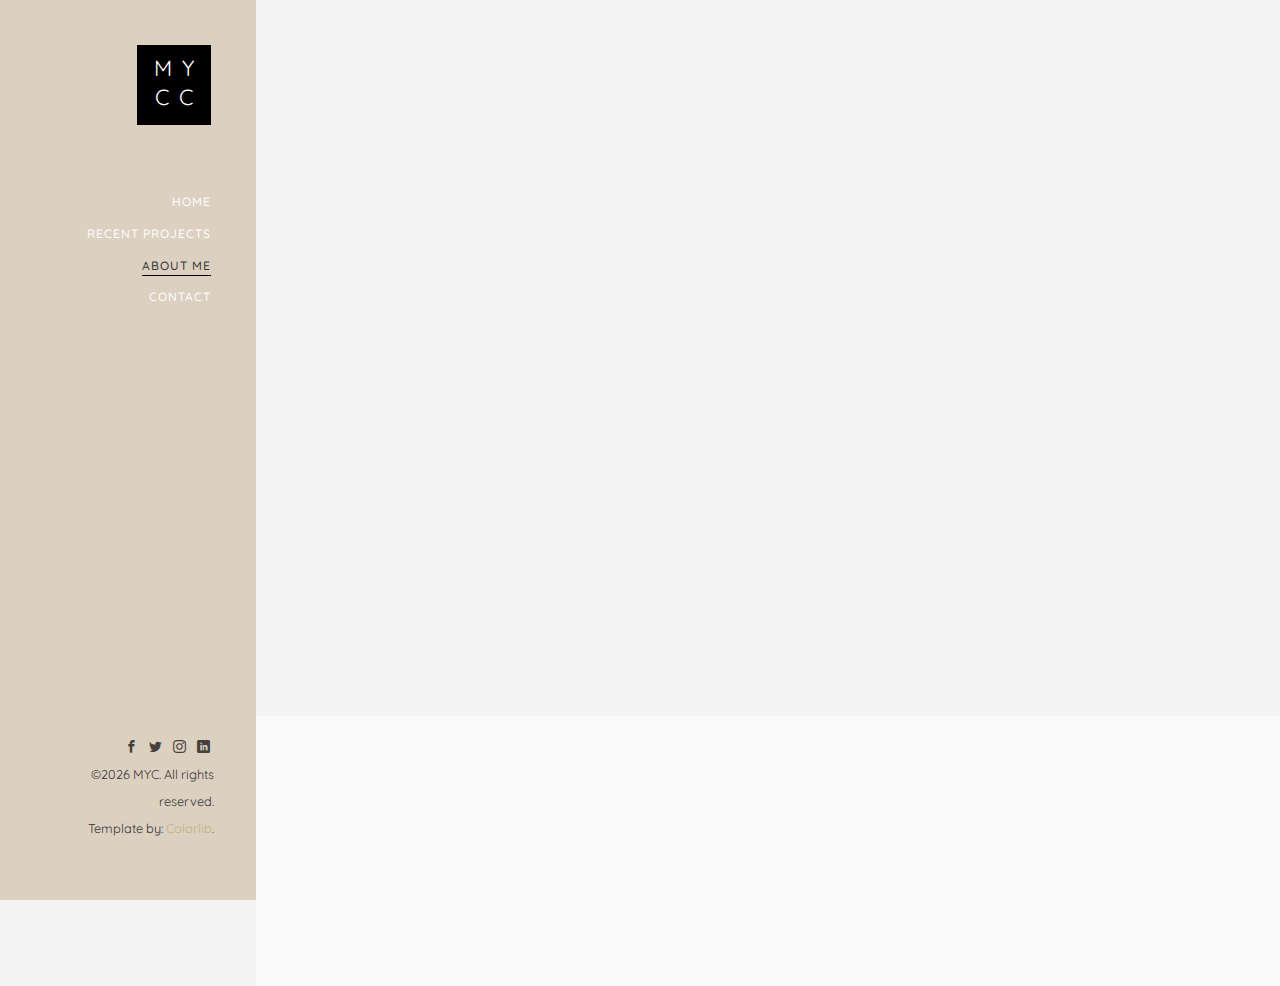
<file: about.html>
<!DOCTYPE HTML>
<html>
	<head>
	<meta charset="utf-8">
	<meta http-equiv="X-UA-Compatible" content="IE=edge">
	<title>Work Template</title>
	<meta name="viewport" content="width=device-width, initial-scale=1">
	<meta name="description" content="" />
	<meta name="keywords" content="" />
	<meta name="author" content="" />

  <!-- Facebook and Twitter integration -->
	<meta property="og:title" content=""/>
	<meta property="og:image" content=""/>
	<meta property="og:url" content=""/>
	<meta property="og:site_name" content=""/>
	<meta property="og:description" content=""/>
	<meta name="twitter:title" content="" />
	<meta name="twitter:image" content="" />
	<meta name="twitter:url" content="" />
	<meta name="twitter:card" content="" />

	<!-- Place favicon.ico and apple-touch-icon.png in the root directory -->
	<link rel="shortcut icon" href="favicon.ico">

	<link href="https://fonts.googleapis.com/css?family=Quicksand:300,400,500,700" rel="stylesheet">
	
	<!-- Animate.css -->
	<link rel="stylesheet" href="css/animate.css">
	<!-- Icomoon Icon Fonts-->
	<link rel="stylesheet" href="css/icomoon.css">
	<!-- Bootstrap  -->
	<link rel="stylesheet" href="css/bootstrap.css">
	<!-- Flexslider  -->
	<link rel="stylesheet" href="css/flexslider.css">
	<!-- Theme style  -->
	<link rel="stylesheet" href="css/style.css">

	<!-- Modernizr JS -->
	<script src="js/modernizr-2.6.2.min.js"></script>
	<!-- FOR IE9 below -->
	<!--[if lt IE 9]>
	<script src="js/respond.min.js"></script>
	<![endif]-->

</head>
<body>
<div id="colorlib-page">
	<a href="#" class="js-colorlib-nav-toggle colorlib-nav-toggle"><i></i></a>
	<aside id="colorlib-aside" role="complementary" class="border js-fullheight">
		<h1 id="colorlib-logo"><a href="index.html"><span>MY</span><span>CC</span></a></h1>
		<nav id="colorlib-main-menu" role="navigation">
			<ul>
				<li><a href="index.html">Home</a></li>
				<li><a href="work.html">Recent Projects</a></li>
				<li class="colorlib-active"><a href="about.html">About Me</a></li>
				<!-- <li><a href="work.html">Recent Projects</a></li> -->
				<!-- <li><a href="about.html">About</a></li> -->
				<!--<li><a href="services.html">Services</a></li>-->
				<!--<li><a href="blog.html">Blog</a></li> -->
				<li><a href="contact.html">Contact</a></li>
			</ul>
		</nav>

		<div class="colorlib-footer">
			
				<p><small><!-- Link back to Colorlib can't be removed. Template is licensed under CC BY 3.0. -->
				<ul>
					<li><a href="#"><i class="icon-facebook2"></i></a></li>
					<li><a href="#"><i class="icon-twitter2"></i></a></li>
					<li><a href="#"><i class="icon-instagram"></i></a></li>
					<li><a href="#"><i class="icon-linkedin2"></i></a></li>
				</ul>
					&copy;<script>document.write(new Date().getFullYear());</script> MYC. All rights reserved. <br/>Template by: <a href="https://colorlib.com" target="_blank">Colorlib</a>.
<!-- Link back to Colorlib can't be removed. Template is licensed under CC BY 3.0. --> </span> 
				
			</p>
			</div>

		</aside>

		<div id="colorlib-main">
			<div class="colorlib-about">
				<div class="container-fluid">
					<div class="row">
						<div class="col-md-6">
							<div class="about-img animate-box" data-animate-effect="fadeInLeft" style="background-image: url(images/img_bg_2.jpg);">
								<div class="about-img-2 animate-box" data-animate-effect="fadeInRight" style="background-image: url(images/img_bg_3.jpg);"></div>
							</div>
						</div>
						<div class="col-md-6 animate-box" data-animate-effect="fadeInLeft">
							<div class="about-desc">
								<span class="heading-meta">Welcome &amp; Introduce</span>
								<h3>Hola! my name is Louie Jie!</h3>
								<p>On her way she met a copy. The copy warned the Little Blind Text, that where it came from it would have been rewritten a thousand times and everything that was left from its origin would be the word "and" and the Little Blind Text should turn around and return to its own, safe country.</p>
							</div>
							<div class="fancy-collapse-panel">
								<div class="panel-group" id="accordion" role="tablist" aria-multiselectable="true">
									<div class="panel panel-default">
									    <div class="panel-heading" role="tab" id="headingOne">
									        <h4 class="panel-title">
									            <a data-toggle="collapse" data-parent="#accordion" href="#collapseOne" aria-expanded="true" aria-controls="collapseOne">Why choose me?
									            </a>
									        </h4>
									    </div>
									    <div id="collapseOne" class="panel-collapse collapse in" role="tabpanel" aria-labelledby="headingOne">
									         <div class="panel-body">
									            <div class="row">
										      		<div class="col-md-6">
										      			<p>Far far away, behind the word mountains, far from the countries Vokalia and Consonantia, there live the blind texts. </p>
										      		</div>
										      		<div class="col-md-6">
										      			<p>Separated they live in Bookmarksgrove right at the coast of the Semantics, a large language ocean.</p>
										      		</div>
										      	</div>
									         </div>
									    </div>
									</div>
									<div class="panel panel-default">
									    <div class="panel-heading" role="tab" id="headingTwo">
									        <h4 class="panel-title">
									            <a class="collapsed" data-toggle="collapse" data-parent="#accordion" href="#collapseTwo" aria-expanded="false" aria-controls="collapseTwo">What I do?
									            </a>
									        </h4>
									    </div>
									    <div id="collapseTwo" class="panel-collapse collapse" role="tabpanel" aria-labelledby="headingTwo">
									        <div class="panel-body">
									            <p>Far far away, behind the word <strong>mountains</strong>, far from the countries Vokalia and Consonantia, there live the blind texts. Separated they live in Bookmarksgrove right at the coast of the Semantics, a large language ocean.</p>
													<ul>
														<li>Separated they live in Bookmarksgrove right</li>
														<li>Separated they live in Bookmarksgrove right</li>
													</ul>
									        </div>
									    </div>
									</div>
									<div class="panel panel-default">
									    <div class="panel-heading" role="tab" id="headingThree">
									        <h4 class="panel-title">
									            <a class="collapsed" data-toggle="collapse" data-parent="#accordion" href="#collapseThree" aria-expanded="false" aria-controls="collapseThree">My Specialties
									            </a>
									        </h4>
									    </div>
									    <div id="collapseThree" class="panel-collapse collapse" role="tabpanel" aria-labelledby="headingThree">
									        <div class="panel-body">
									            <p>Far far away, behind the word <strong>mountains</strong>, far from the countries Vokalia and Consonantia, there live the blind texts. Separated they live in Bookmarksgrove right at the coast of the Semantics, a large language ocean.</p>	
									        </div>
									    </div>
									</div>
								</div>
							</div>
						</div>
					</div>
				</div>
			</div>

			

			<div id="get-in-touch" class="colorlib-bg-color">
				<div class="colorlib-narrow-content">
					<div class="row">
						<div class="col-md-6 animate-box" data-animate-effect="fadeInLeft">
							<h2>Get in Touch!</h2>
						</div>
					</div>
					<div class="row">
						<div class="col-md-6 col-md-offset-3 col-md-pull-3 animate-box" data-animate-effect="fadeInLeft">
							<p class="colorlib-lead">Separated they live in Bookmarksgrove right at the coast of the Semantics, a large language ocean.</p>
							<p><a href="#" class="btn btn-primary btn-learn">Contact me!</a></p>
						</div>
						
					</div>
				</div>
			</div>
		</div>
	</div>

	<!-- jQuery -->
	<script src="js/jquery.min.js"></script>
	<!-- jQuery Easing -->
	<script src="js/jquery.easing.1.3.js"></script>
	<!-- Bootstrap -->
	<script src="js/bootstrap.min.js"></script>
	<!-- Waypoints -->
	<script src="js/jquery.waypoints.min.js"></script>
	<!-- Flexslider -->
	<script src="js/jquery.flexslider-min.js"></script>
	<!-- Sticky Kit -->
	<script src="js/sticky-kit.min.js"></script>
	
	
	<!-- MAIN JS -->
	<script src="js/main.js"></script>

	</body>
</html>
</file>
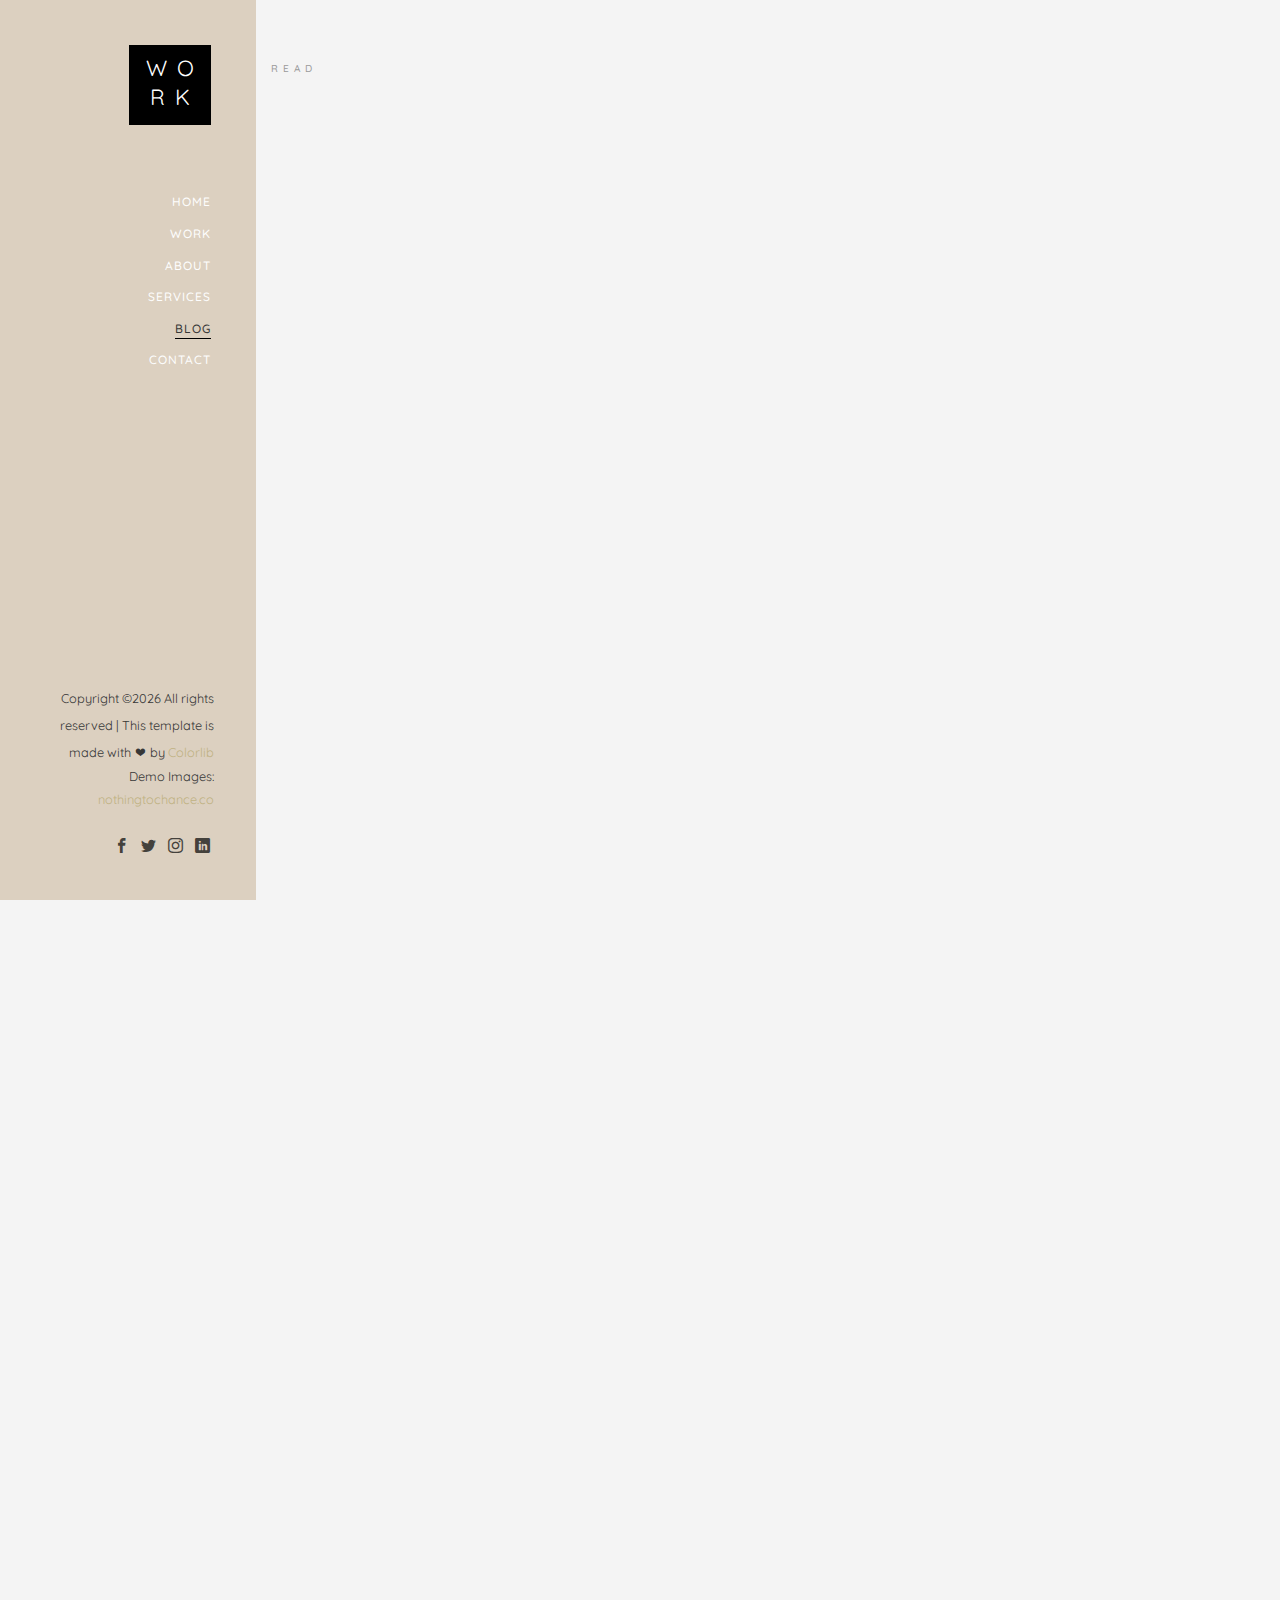
<file: blog.html>
<!DOCTYPE HTML>
<html>
	<head>
	<meta charset="utf-8">
	<meta http-equiv="X-UA-Compatible" content="IE=edge">
	<title>Work Template</title>
	<meta name="viewport" content="width=device-width, initial-scale=1">
	<meta name="description" content="" />
	<meta name="keywords" content="" />
	<meta name="author" content="" />

  <!-- Facebook and Twitter integration -->
	<meta property="og:title" content=""/>
	<meta property="og:image" content=""/>
	<meta property="og:url" content=""/>
	<meta property="og:site_name" content=""/>
	<meta property="og:description" content=""/>
	<meta name="twitter:title" content="" />
	<meta name="twitter:image" content="" />
	<meta name="twitter:url" content="" />
	<meta name="twitter:card" content="" />

	<!-- Place favicon.ico and apple-touch-icon.png in the root directory -->
	<link rel="shortcut icon" href="favicon.ico">

	<link href="https://fonts.googleapis.com/css?family=Quicksand:300,400,500,700" rel="stylesheet">
	
	<!-- Animate.css -->
	<link rel="stylesheet" href="css/animate.css">
	<!-- Icomoon Icon Fonts-->
	<link rel="stylesheet" href="css/icomoon.css">
	<!-- Bootstrap  -->
	<link rel="stylesheet" href="css/bootstrap.css">
	<!-- Flexslider  -->
	<link rel="stylesheet" href="css/flexslider.css">
	<!-- Theme style  -->
	<link rel="stylesheet" href="css/style.css">

	<!-- Modernizr JS -->
	<script src="js/modernizr-2.6.2.min.js"></script>
	<!-- FOR IE9 below -->
	<!--[if lt IE 9]>
	<script src="js/respond.min.js"></script>
	<![endif]-->

	</head>
	<body>
	<div id="colorlib-page">
		<a href="#" class="js-colorlib-nav-toggle colorlib-nav-toggle"><i></i></a>
		<aside id="colorlib-aside" role="complementary" class="border js-fullheight">
			<h1 id="colorlib-logo"><a href="index.html"><span>Wo</span><span>rk</span></a></h1>
			<nav id="colorlib-main-menu" role="navigation">
				<ul>
					<li><a href="index.html">Home</a></li>
					<li><a href="work.html">Work</a></li>
					<li><a href="about.html">About</a></li>
					<li><a href="services.html">Services</a></li>
					<li class="colorlib-active"><a href="blog.html">Blog</a></li>
					<li><a href="contact.html">Contact</a></li>
				</ul>
			</nav>

			<div class="colorlib-footer">
				<p><small><!-- Link back to Colorlib can't be removed. Template is licensed under CC BY 3.0. -->
Copyright &copy;<script>document.write(new Date().getFullYear());</script> All rights reserved | This template is made with <i class="icon-heart" aria-hidden="true"></i> by <a href="https://colorlib.com" target="_blank">Colorlib</a>
<!-- Link back to Colorlib can't be removed. Template is licensed under CC BY 3.0. --> </span> <span>Demo Images: <a href="http://nothingtochance.co/" target="_blank">nothingtochance.co</a></span></small></p>
				<ul>
					<li><a href="#"><i class="icon-facebook2"></i></a></li>
					<li><a href="#"><i class="icon-twitter2"></i></a></li>
					<li><a href="#"><i class="icon-instagram"></i></a></li>
					<li><a href="#"><i class="icon-linkedin2"></i></a></li>
				</ul>
			</div>

		</aside>

		<div id="colorlib-main">
			<div class="colorlib-blog">
				<div class="container-fluid">
					<div class="row">
						<div class="col-md-6 col-md-offset-3 col-md-pull-3">
							<span class="heading-meta">Read</span>
							<h2 class="colorlib-heading animate-box" data-animate-effect="fadeInLeft">Blog</h2>
						</div>
					</div>
					<div class="row">
						<div class="col-md-4 col-sm-6 animate-box" data-animate-effect="fadeInLeft">
							<div class="blog-entry">
								<a href="blog.html" class="blog-img"><img src="images/img-1.jpg" class="img-responsive" alt="HTML5 Bootstrap Template by colorlib.com"></a>
								<div class="desc">
									<span><small>Feb 07, 2018 </small> | <small> Web Design </small> | <small> <i class="icon-bubble3"></i> 4</small></span>
									<h3><a href="blog.html">18 Awesome sites</a></h3>
									<p>Separated they live in Bookmarksgrove right at the coast of the Semantics, a large language ocean.</p>
									<a href="blog.html" class="lead">Read More <i class="icon-arrow-right3"></i></a>
								</div>
							</div>
						</div>
						<div class="col-md-4 col-sm-6 animate-box" data-animate-effect="fadeInLeft">
							<div class="blog-entry">
								<a href="blog.html" class="blog-img"><img src="images/img-2.jpg" class="img-responsive" alt="HTML5 Bootstrap Template by colorlib.com"></a>
								<div class="desc">
									<span><small>Feb 07, 2018 </small> | <small> Web Design </small> | <small> <i class="icon-bubble3"></i> 4</small></span>
									<h3><a href="blog.html">Wordpress for a Beginner</a></h3>
									<p>Separated they live in Bookmarksgrove right at the coast of the Semantics, a large language ocean.</p>
									<a href="blog.html" class="lead">Read More <i class="icon-arrow-right3"></i></a>
								</div>
							</div>
						</div>
						<div class="col-md-4 col-sm-6 animate-box" data-animate-effect="fadeInLeft">
							<div class="blog-entry">
								<a href="blog.html" class="blog-img"><img src="images/img-3.jpg" class="img-responsive" alt="HTML5 Bootstrap Template by colorlib.com"></a>
								<div class="desc">
									<span><small>Feb 07, 2018 </small> | <small> Inspiration </small> | <small> <i class="icon-bubble3"></i> 4</small></span>
									<h3><a href="blog.html">Make website from scratch</a></h3>
									<p>Separated they live in Bookmarksgrove right at the coast of the Semantics, a large language ocean.</p>
									<a href="blog.html" class="lead">Read More <i class="icon-arrow-right3"></i></a>
								</div>
							</div>
						</div>
						<div class="col-md-4 col-sm-6 animate-box" data-animate-effect="fadeInLeft">
							<div class="blog-entry">
								<a href="blog.html" class="blog-img"><img src="images/img-4.jpg" class="img-responsive" alt="HTML5 Bootstrap Template by colorlib.com"></a>
								<div class="desc">
									<span><small>Feb 07, 2018 </small> | <small> Web Design </small> | <small> <i class="icon-bubble3"></i> 4</small></span>
									<h3><a href="blog.html">18 Awesome sites</a></h3>
									<p>Separated they live in Bookmarksgrove right at the coast of the Semantics, a large language ocean.</p>
									<a href="blog.html" class="lead">Read More <i class="icon-arrow-right3"></i></a>
								</div>
							</div>
						</div>
						<div class="col-md-4 col-sm-6 animate-box" data-animate-effect="fadeInLeft">
							<div class="blog-entry">
								<a href="blog.html" class="blog-img"><img src="images/img-5.jpg" class="img-responsive" alt="HTML5 Bootstrap Template by colorlib.com"></a>
								<div class="desc">
									<span><small>Feb 07, 2018 </small> | <small> Web Design </small> | <small> <i class="icon-bubble3"></i> 4</small></span>
									<h3><a href="blog.html">Wordpress for a Beginner</a></h3>
									<p>Separated they live in Bookmarksgrove right at the coast of the Semantics, a large language ocean.</p>
									<a href="blog.html" class="lead">Read More <i class="icon-arrow-right3"></i></a>
								</div>
							</div>
						</div>
						<div class="col-md-4 col-sm-6 animate-box" data-animate-effect="fadeInLeft">
							<div class="blog-entry">
								<a href="blog.html" class="blog-img"><img src="images/img-6.jpg" class="img-responsive" alt="HTML5 Bootstrap Template by colorlib.com"></a>
								<div class="desc">
									<span><small>Feb 07, 2018 </small> | <small> Inspiration </small> | <small> <i class="icon-bubble3"></i> 4</small></span>
									<h3><a href="blog.html">Make website from scratch</a></h3>
									<p>Separated they live in Bookmarksgrove right at the coast of the Semantics, a large language ocean.</p>
									<a href="blog.html" class="lead">Read More <i class="icon-arrow-right3"></i></a>
								</div>
							</div>
						</div>
						<div class="col-md-4 col-sm-6 animate-box" data-animate-effect="fadeInLeft">
							<div class="blog-entry">
								<a href="blog.html" class="blog-img"><img src="images/img-7.jpg" class="img-responsive" alt="HTML5 Bootstrap Template by colorlib.com"></a>
								<div class="desc">
									<span><small>Feb 07, 2018 </small> | <small> Web Design </small> | <small> <i class="icon-bubble3"></i> 4</small></span>
									<h3><a href="blog.html">18 Awesome sites</a></h3>
									<p>Separated they live in Bookmarksgrove right at the coast of the Semantics, a large language ocean.</p>
									<a href="blog.html" class="lead">Read More <i class="icon-arrow-right3"></i></a>
								</div>
							</div>
						</div>
						<div class="col-md-4 col-sm-6 animate-box" data-animate-effect="fadeInLeft">
							<div class="blog-entry">
								<a href="blog.html" class="blog-img"><img src="images/img-8.jpg" class="img-responsive" alt="HTML5 Bootstrap Template by colorlib.com"></a>
								<div class="desc">
									<span><small>Feb 07, 2018 </small> | <small> Web Design </small> | <small> <i class="icon-bubble3"></i> 4</small></span>
									<h3><a href="blog.html">Wordpress for a Beginner</a></h3>
									<p>Separated they live in Bookmarksgrove right at the coast of the Semantics, a large language ocean.</p>
									<a href="blog.html" class="lead">Read More <i class="icon-arrow-right3"></i></a>
								</div>
							</div>
						</div>
						<div class="col-md-4 col-sm-6 animate-box" data-animate-effect="fadeInLeft">
							<div class="blog-entry">
								<a href="blog.html" class="blog-img"><img src="images/img-9.jpg" class="img-responsive" alt="HTML5 Bootstrap Template by colorlib.com"></a>
								<div class="desc">
									<span><small>Feb 07, 2018 </small> | <small> Inspiration </small> | <small> <i class="icon-bubble3"></i> 4</small></span>
									<h3><a href="blog.html">Make website from scratch</a></h3>
									<p>Separated they live in Bookmarksgrove right at the coast of the Semantics, a large language ocean.</p>
									<a href="blog.html" class="lead">Read More <i class="icon-arrow-right3"></i></a>
								</div>
							</div>
						</div>
					</div>

					<div class="row">
						<div class="col-md-12 animate-box" data-animate-effect="fadeInLeft">
							<ul class="pagination">
								<li class="disabled"><a href="#">&laquo;</a></li>
								<li class="active"><a href="#">1</a></li>
								<li><a href="#">2</a></li>
								<li><a href="#">3</a></li>
								<li><a href="#">4</a></li>
								<li><a href="#">&raquo;</a></li>
							</ul>
						</div>
					</div>
				</div>
			</div>

			<div id="get-in-touch" class="colorlib-bg-color">
				<div class="colorlib-narrow-content">
					<div class="row">
						<div class="col-md-6 animate-box" data-animate-effect="fadeInLeft">
							<h2>Get in Touch!</h2>
						</div>
					</div>
					<div class="row">
						<div class="col-md-6 col-md-offset-3 col-md-pull-3 animate-box" data-animate-effect="fadeInLeft">
							<p class="colorlib-lead">Separated they live in Bookmarksgrove right at the coast of the Semantics, a large language ocean.</p>
							<p><a href="#" class="btn btn-primary btn-learn">Contact me!</a></p>
						</div>
						
					</div>
				</div>
			</div>
		</div>
	</div>

	<!-- jQuery -->
	<script src="js/jquery.min.js"></script>
	<!-- jQuery Easing -->
	<script src="js/jquery.easing.1.3.js"></script>
	<!-- Bootstrap -->
	<script src="js/bootstrap.min.js"></script>
	<!-- Waypoints -->
	<script src="js/jquery.waypoints.min.js"></script>
	<!-- Flexslider -->
	<script src="js/jquery.flexslider-min.js"></script>
	<!-- Sticky Kit -->
	<script src="js/sticky-kit.min.js"></script>
	
	
	<!-- MAIN JS -->
	<script src="js/main.js"></script>

	</body>
</html>
</file>
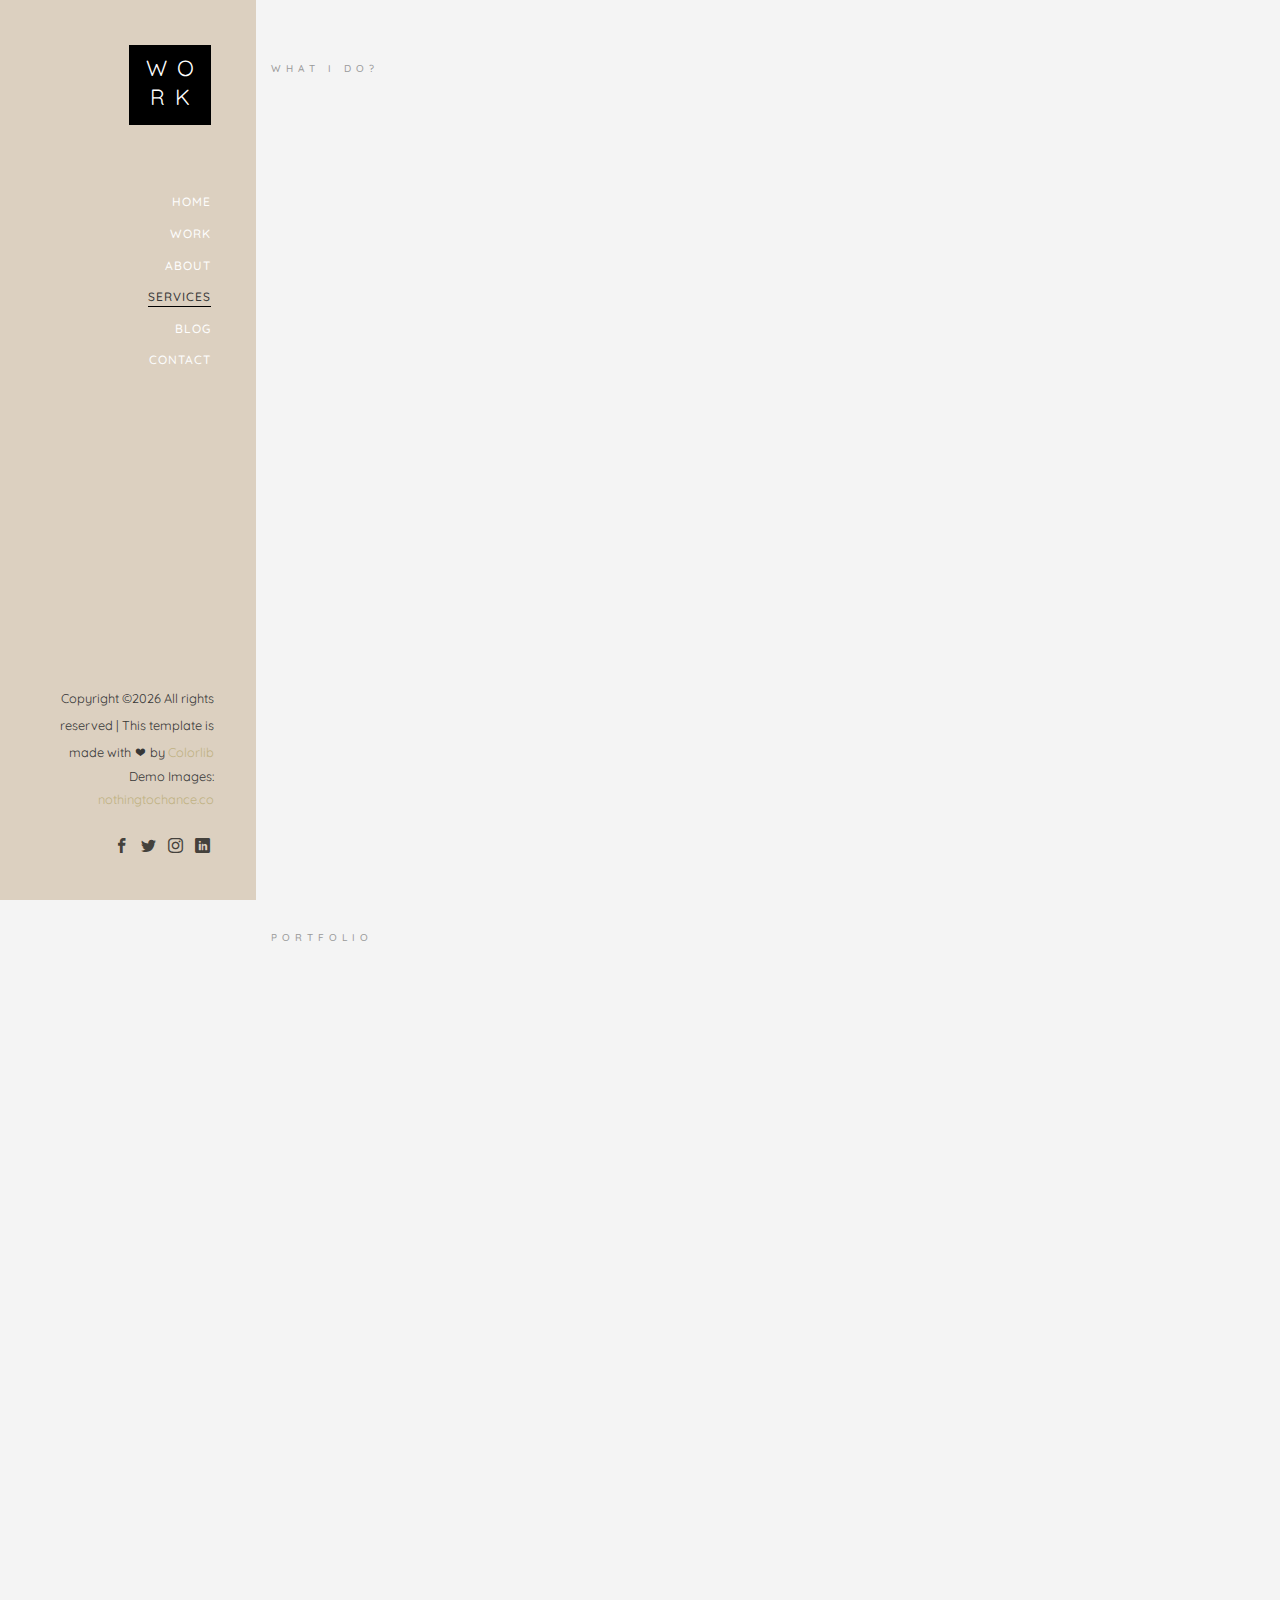
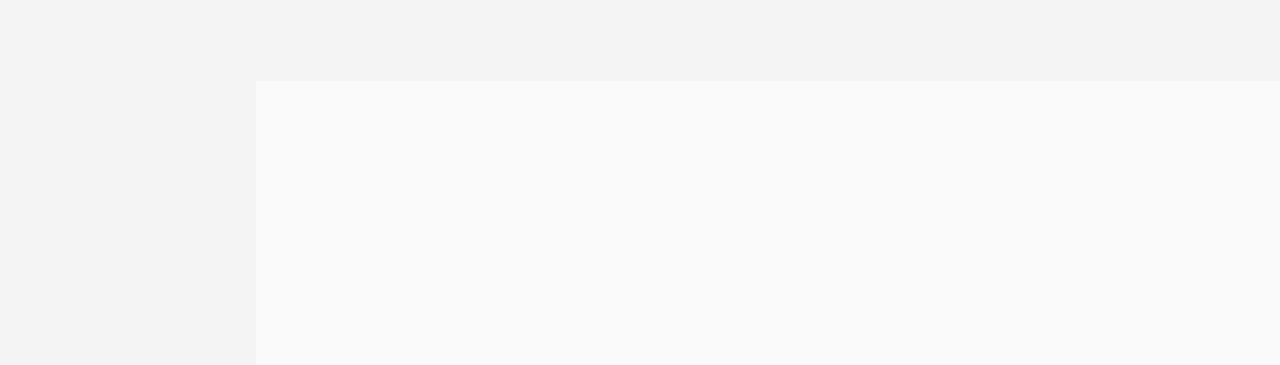
<file: services.html>
<!DOCTYPE HTML>
<html>
	<head>
	<meta charset="utf-8">
	<meta http-equiv="X-UA-Compatible" content="IE=edge">
	<title>Work Template</title>
	<meta name="viewport" content="width=device-width, initial-scale=1">
	<meta name="description" content="" />
	<meta name="keywords" content="" />
	<meta name="author" content="" />

  <!-- Facebook and Twitter integration -->
	<meta property="og:title" content=""/>
	<meta property="og:image" content=""/>
	<meta property="og:url" content=""/>
	<meta property="og:site_name" content=""/>
	<meta property="og:description" content=""/>
	<meta name="twitter:title" content="" />
	<meta name="twitter:image" content="" />
	<meta name="twitter:url" content="" />
	<meta name="twitter:card" content="" />

	<!-- Place favicon.ico and apple-touch-icon.png in the root directory -->
	<link rel="shortcut icon" href="favicon.ico">

	<link href="https://fonts.googleapis.com/css?family=Quicksand:300,400,500,700" rel="stylesheet">
	
	<!-- Animate.css -->
	<link rel="stylesheet" href="css/animate.css">
	<!-- Icomoon Icon Fonts-->
	<link rel="stylesheet" href="css/icomoon.css">
	<!-- Bootstrap  -->
	<link rel="stylesheet" href="css/bootstrap.css">
	<!-- Flexslider  -->
	<link rel="stylesheet" href="css/flexslider.css">
	<!-- Theme style  -->
	<link rel="stylesheet" href="css/style.css">

	<!-- Modernizr JS -->
	<script src="js/modernizr-2.6.2.min.js"></script>
	<!-- FOR IE9 below -->
	<!--[if lt IE 9]>
	<script src="js/respond.min.js"></script>
	<![endif]-->

	</head>
	<body>
	<div id="colorlib-page">
		<a href="#" class="js-colorlib-nav-toggle colorlib-nav-toggle"><i></i></a>
		<aside id="colorlib-aside" role="complementary" class="border js-fullheight">
			<h1 id="colorlib-logo"><a href="index.html"><span>Wo</span><span>rk</span></a></h1>
			<nav id="colorlib-main-menu" role="navigation">
				<ul>
					<li><a href="index.html">Home</a></li>
					<li><a href="work.html">Work</a></li>
					<li><a href="about.html">About</a></li>
					<li class="colorlib-active"><a href="services.html">Services</a></li>
					<li><a href="blog.html">Blog</a></li>
					<li><a href="contact.html">Contact</a></li>
				</ul>
			</nav>

			<div class="colorlib-footer">
				<p><small><!-- Link back to Colorlib can't be removed. Template is licensed under CC BY 3.0. -->
Copyright &copy;<script>document.write(new Date().getFullYear());</script> All rights reserved | This template is made with <i class="icon-heart" aria-hidden="true"></i> by <a href="https://colorlib.com" target="_blank">Colorlib</a>
<!-- Link back to Colorlib can't be removed. Template is licensed under CC BY 3.0. --> </span> <span>Demo Images: <a href="http://nothingtochance.co/" target="_blank">nothingtochance.co</a></span></small></p>
				<ul>
					<li><a href="#"><i class="icon-facebook2"></i></a></li>
					<li><a href="#"><i class="icon-twitter2"></i></a></li>
					<li><a href="#"><i class="icon-instagram"></i></a></li>
					<li><a href="#"><i class="icon-linkedin2"></i></a></li>
				</ul>
			</div>

		</aside>

		<div id="colorlib-main">
			<div class="colorlib-services">
				<div class="container-fluid">
					<div class="row">
						<div class="col-md-6 col-md-offset-3 col-md-pull-3">
							<span class="heading-meta">What I do?</span>
							<h2 class="colorlib-heading animate-box" data-animate-effect="fadeInLeft">Here are some of my expertise</h2>
						</div>
					</div>
					<div class="row">
						<div class="col-md-6">
							<div class="colorlib-feature animate-box" data-animate-effect="fadeInLeft">
								<div class="colorlib-icon">
									<i class="icon-tag"></i>
								</div>
								<div class="colorlib-text">
									<h3>Branding</h3>
									<p>Far far away, behind the word mountains, far from the countries Vokalia and Consonantia, there live the blind texts. </p>
								</div>
							</div>

							<div class="colorlib-feature animate-box" data-animate-effect="fadeInLeft">
								<div class="colorlib-icon">
									<i class="icon-pen2"></i>
								</div>
								<div class="colorlib-text">
									<h3>Web Design</h3>
									<p>Far far away, behind the word mountains, far from the countries Vokalia and Consonantia, there live the blind texts. </p>
								</div>
							</div>

							<div class="colorlib-feature animate-box" data-animate-effect="fadeInLeft">
								<div class="colorlib-icon">
									<i class="icon-search3"></i>
								</div>
								<div class="colorlib-text">
									<h3>Search engine optimization</h3>
									<p>Far far away, behind the word mountains, far from the countries Vokalia and Consonantia, there live the blind texts. </p>
								</div>
							</div>
						</div>
						<div class="col-md-6">
							<div class="colorlib-feature animate-box" data-animate-effect="fadeInLeft">
								<div class="colorlib-icon">
									<i class="icon-paperplane"></i>
								</div>
								<div class="colorlib-text">
									<h3>Web Development</h3>
									<p>Far far away, behind the word mountains, far from the countries Vokalia and Consonantia, there live the blind texts. </p>
								</div>
							</div>

							<div class="colorlib-feature animate-box" data-animate-effect="fadeInLeft">
								<div class="colorlib-icon">
									<i class="icon-device-desktop"></i>
								</div>
								<div class="colorlib-text">
									<h3>User Interface</h3>
									<p>Far far away, behind the word mountains, far from the countries Vokalia and Consonantia, there live the blind texts. </p>
								</div>
							</div>

							<div class="colorlib-feature animate-box" data-animate-effect="fadeInLeft">
								<div class="colorlib-icon">
									<i class="icon-help"></i>
								</div>
								<div class="colorlib-text">
									<h3>Help &amp; Support</h3>
									<p>Far far away, behind the word mountains, far from the countries Vokalia and Consonantia, there live the blind texts. </p>
								</div>
							</div>
						</div>
					</div>
				</div>
			</div>


			<div class="colorlib-work">
				<div class="container-fluid">
					<div class="row">
						<div class="col-md-6 col-md-offset-3 col-md-pull-3">
							<span class="heading-meta">Portfolio</span>
							<h2 class="colorlib-heading animate-box" data-animate-effect="fadeInLeft">Recent Work</h2>
						</div>
					</div>
					<div class="row">
						<div class="col-md-6 animate-box" data-animate-effect="fadeInLeft">
							<div class="project" style="background-image: url(images/work-1.jpg);">
								<div class="desc">
									<div class="con">
										<h3><a href="#">Work 01</a></h3>
										<span>Branding, Ilustration</span>
										<p class="icon">
											<span><a href="#"><i class="icon-share3"></i></a></span>
											<span><a href="#"><i class="icon-eye"></i> 100</a></span>
											<span><a href="#"><i class="icon-heart"></i> 49</a></span>
										</p>
									</div>
								</div>
							</div>
						</div>
						<div class="col-md-6 animate-box" data-animate-effect="fadeInLeft">
							<div class="project" style="background-image: url(images/work-2.jpg);">
								<div class="desc">
									<div class="con">
										<h3><a href="work.html">Work 02</a></h3>
										<span>Logo, Web, Branding</span>
										<p class="icon">
											<span><a href="#"><i class="icon-share3"></i></a></span>
											<span><a href="#"><i class="icon-eye"></i> 100</a></span>
											<span><a href="#"><i class="icon-heart"></i> 49</a></span>
										</p>
									</div>
								</div>
							</div>
						</div>
					</div>
				</div>
			</div>

			<div id="get-in-touch" class="colorlib-bg-color">
				<div class="colorlib-narrow-content">
					<div class="row">
						<div class="col-md-6 animate-box" data-animate-effect="fadeInLeft">
							<h2>Get in Touch!</h2>
						</div>
					</div>
					<div class="row">
						<div class="col-md-6 col-md-offset-3 col-md-pull-3 animate-box" data-animate-effect="fadeInLeft">
							<p class="colorlib-lead">Separated they live in Bookmarksgrove right at the coast of the Semantics, a large language ocean.</p>
							<p><a href="#" class="btn btn-primary btn-learn">Contact me!</a></p>
						</div>
						
					</div>
				</div>
			</div>
		</div>
	</div>

	<!-- jQuery -->
	<script src="js/jquery.min.js"></script>
	<!-- jQuery Easing -->
	<script src="js/jquery.easing.1.3.js"></script>
	<!-- Bootstrap -->
	<script src="js/bootstrap.min.js"></script>
	<!-- Waypoints -->
	<script src="js/jquery.waypoints.min.js"></script>
	<!-- Flexslider -->
	<script src="js/jquery.flexslider-min.js"></script>
	<!-- Sticky Kit -->
	<script src="js/sticky-kit.min.js"></script>
	
	
	<!-- MAIN JS -->
	<script src="js/main.js"></script>

	</body>
</html>
</file>
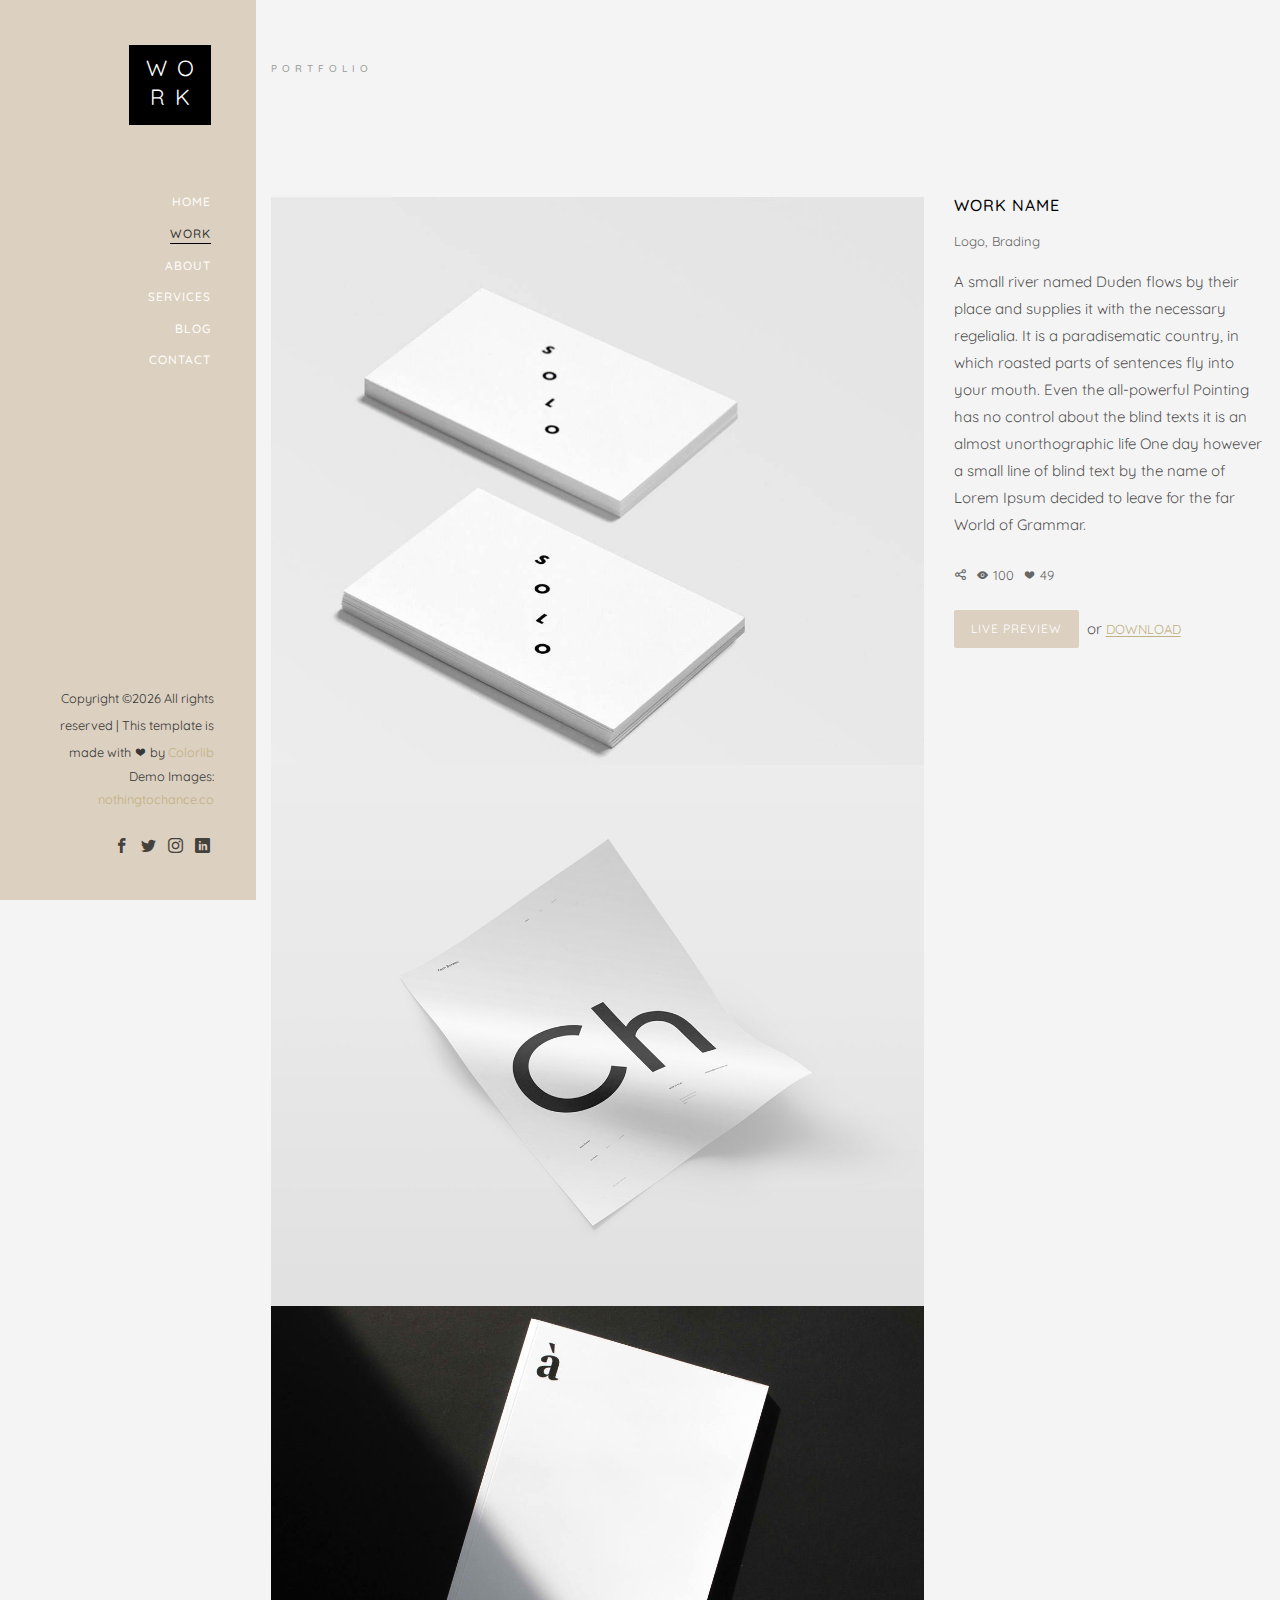
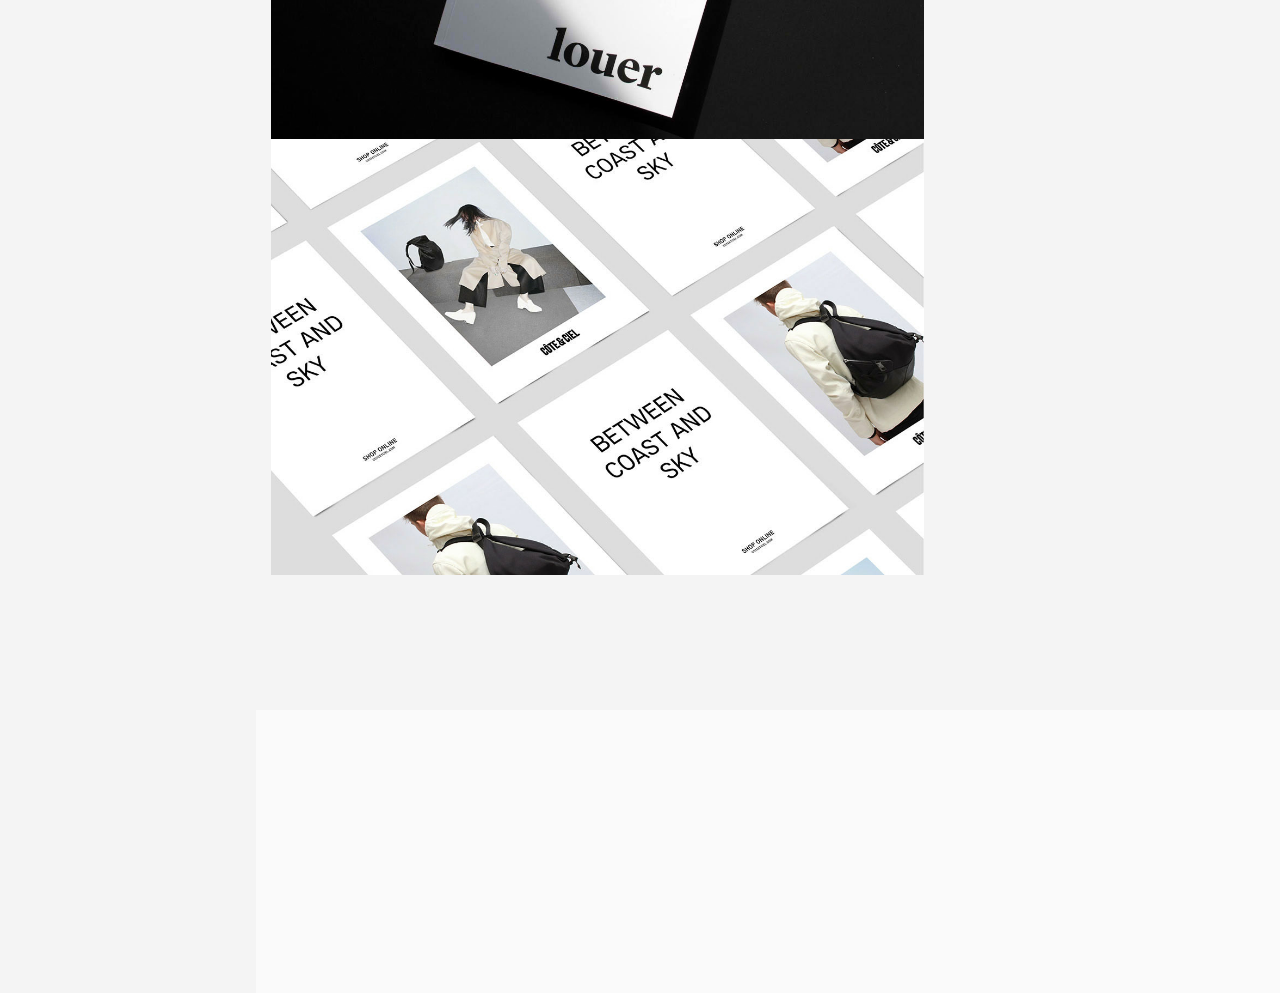
<file: work-single.html>
<!DOCTYPE HTML>
<html>
	<head>
	<meta charset="utf-8">
	<meta http-equiv="X-UA-Compatible" content="IE=edge">
	<title>Work Template</title>
	<meta name="viewport" content="width=device-width, initial-scale=1">
	<meta name="description" content="" />
	<meta name="keywords" content="" />
	<meta name="author" content="" />

  <!-- Facebook and Twitter integration -->
	<meta property="og:title" content=""/>
	<meta property="og:image" content=""/>
	<meta property="og:url" content=""/>
	<meta property="og:site_name" content=""/>
	<meta property="og:description" content=""/>
	<meta name="twitter:title" content="" />
	<meta name="twitter:image" content="" />
	<meta name="twitter:url" content="" />
	<meta name="twitter:card" content="" />

	<!-- Place favicon.ico and apple-touch-icon.png in the root directory -->
	<link rel="shortcut icon" href="favicon.ico">

	<link href="https://fonts.googleapis.com/css?family=Quicksand:300,400,500,700" rel="stylesheet">
	
	<!-- Animate.css -->
	<link rel="stylesheet" href="css/animate.css">
	<!-- Icomoon Icon Fonts-->
	<link rel="stylesheet" href="css/icomoon.css">
	<!-- Bootstrap  -->
	<link rel="stylesheet" href="css/bootstrap.css">
	<!-- Flexslider  -->
	<link rel="stylesheet" href="css/flexslider.css">
	<!-- Theme style  -->
	<link rel="stylesheet" href="css/style.css">

	<!-- Modernizr JS -->
	<script src="js/modernizr-2.6.2.min.js"></script>
	<!-- FOR IE9 below -->
	<!--[if lt IE 9]>
	<script src="js/respond.min.js"></script>
	<![endif]-->

	</head>
	<body>
	<div id="colorlib-page">
		<a href="#" class="js-colorlib-nav-toggle colorlib-nav-toggle"><i></i></a>
		<aside id="colorlib-aside" role="complementary" class="border js-fullheight">
			<h1 id="colorlib-logo"><a href="index.html"><span>Wo</span><span>rk</span></a></h1>
			<nav id="colorlib-main-menu" role="navigation">
				<ul>
					<li><a href="index.html">Home</a></li>
					<li class="colorlib-active"><a href="work.html">Work</a></li>
					<li><a href="about.html">About</a></li>
					<li><a href="services.html">Services</a></li>
					<li><a href="blog.html">Blog</a></li>
					<li><a href="contact.html">Contact</a></li>
				</ul>
			</nav>

			<div class="colorlib-footer">
				<p><small><!-- Link back to Colorlib can't be removed. Template is licensed under CC BY 3.0. -->
Copyright &copy;<script>document.write(new Date().getFullYear());</script> All rights reserved | This template is made with <i class="icon-heart" aria-hidden="true"></i> by <a href="https://colorlib.com" target="_blank">Colorlib</a>
<!-- Link back to Colorlib can't be removed. Template is licensed under CC BY 3.0. --> </span> <span>Demo Images: <a href="http://nothingtochance.co/" target="_blank">nothingtochance.co</a></span></small></p>
				<ul>
					<li><a href="#"><i class="icon-facebook2"></i></a></li>
					<li><a href="#"><i class="icon-twitter2"></i></a></li>
					<li><a href="#"><i class="icon-instagram"></i></a></li>
					<li><a href="#"><i class="icon-linkedin2"></i></a></li>
				</ul>
			</div>

		</aside>

		<div id="colorlib-main">

			<div class="colorlib-work">
				<div class="container-fluid">
					<div class="row">
						<div class="col-md-6 col-md-offset-3 col-md-pull-3">
							<span class="heading-meta">Portfolio</span>
							<h2 class="colorlib-heading animate-box" data-animate-effect="fadeInLeft">Work Single</h2>
						</div>
					</div>
					<div class="row">
						<div class="col-md-8 image-content">
							<img class="img-responsive" src="images/work-1.jpg" alt="HTML5 Bootstrap Template by colorlib.com">
							<img class="img-responsive" src="images/work-2.jpg" alt="HTML5 Bootstrap Template by colorlib.com">
							<img class="img-responsive" src="images/work-3.jpg" alt="HTML5 Bootstrap Template by colorlib.com">
							<img class="img-responsive" src="images/work-4.jpg" alt="HTML5 Bootstrap Template by colorlib.com">
						</div>
						<div class="col-md-4 sticky-parent">
							<div id="sticky_item">
								<div class="project-desc">
									<h2>Work Name</h2>
									<span><a href="#">Logo</a>, <a href="#">Brading</a></span>
									<p>A small river named Duden flows by their place and supplies it with the necessary regelialia. It is a paradisematic country, in which roasted parts of sentences fly into your mouth. Even the all-powerful Pointing has no control about the blind texts it is an almost unorthographic life One day however a small line of blind text by the name of Lorem Ipsum decided to leave for the far World of Grammar.</p>
									<p class="icon">
										<span><a href="#"><i class="icon-share3"></i></a></span>
										<span><a href="#"><i class="icon-eye"></i> 100</a></span>
										<span><a href="#"><i class="icon-heart"></i> 49</a></span>
									</p>
									<p><a href="#" class="btn btn-primary">Live Preview</a> or <a href="#" class="btn-download">Download</a></p>
								</div>
							</div>
						</div>
					</div>
				</div>
			</div>

			<div id="get-in-touch" class="colorlib-bg-color">
				<div class="colorlib-narrow-content">
					<div class="row">
						<div class="col-md-6 animate-box" data-animate-effect="fadeInLeft">
							<h2>Get in Touch!</h2>
						</div>
					</div>
					<div class="row">
						<div class="col-md-6 col-md-offset-3 col-md-pull-3 animate-box" data-animate-effect="fadeInLeft">
							<p class="colorlib-lead">Separated they live in Bookmarksgrove right at the coast of the Semantics, a large language ocean.</p>
							<p><a href="#" class="btn btn-primary btn-learn">Contact me!</a></p>
						</div>
						
					</div>
				</div>
			</div>
		</div>
	</div>

	<!-- jQuery -->
	<script src="js/jquery.min.js"></script>
	<!-- jQuery Easing -->
	<script src="js/jquery.easing.1.3.js"></script>
	<!-- Bootstrap -->
	<script src="js/bootstrap.min.js"></script>
	<!-- Waypoints -->
	<script src="js/jquery.waypoints.min.js"></script>
	<!-- Flexslider -->
	<script src="js/jquery.flexslider-min.js"></script>
	<!-- Sticky Kit -->
	<script src="js/sticky-kit.min.js"></script>
	
	
	<!-- MAIN JS -->
	<script src="js/main.js"></script>

	</body>
</html>
</file>
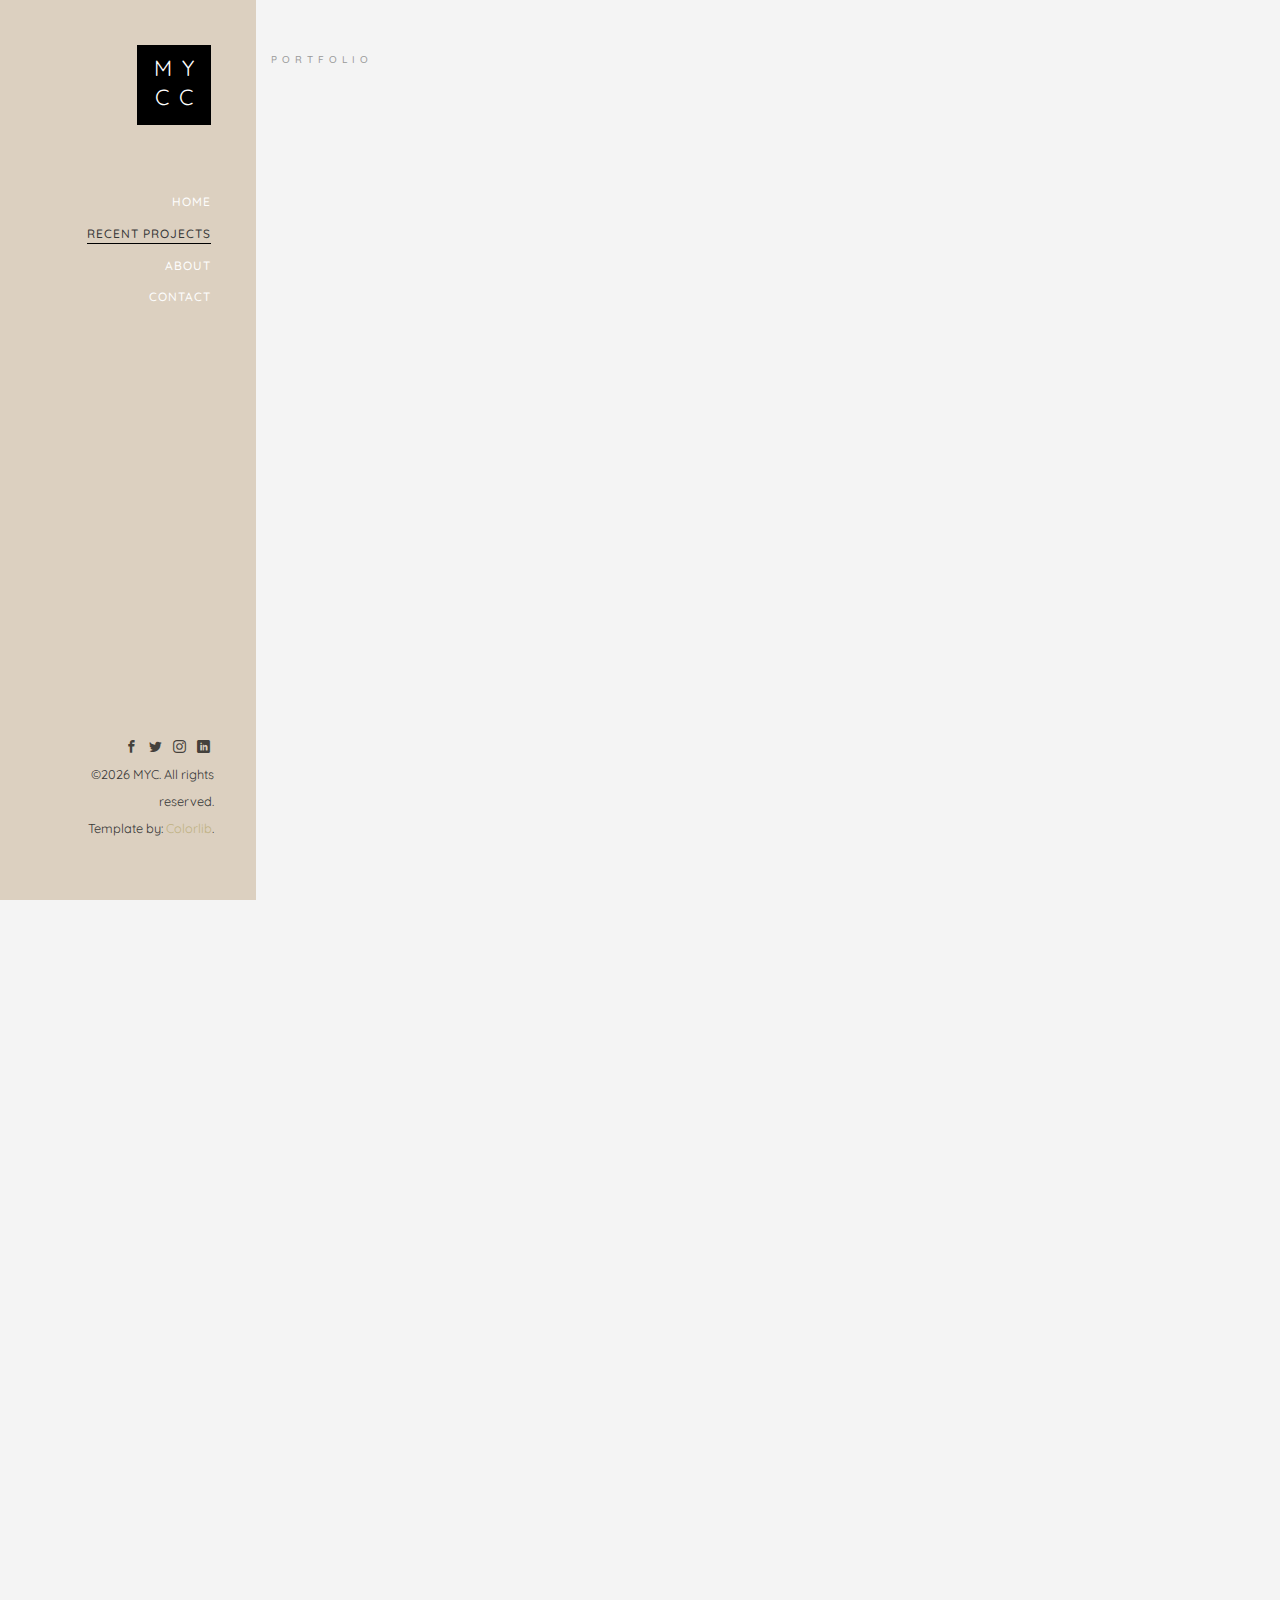
<file: work.html>
<!DOCTYPE HTML>
<html>
	<head>
	<meta charset="utf-8">
	<meta http-equiv="X-UA-Compatible" content="IE=edge">
	<title>Work Template</title>
	<meta name="viewport" content="width=device-width, initial-scale=1">
	<meta name="description" content="" />
	<meta name="keywords" content="" />
	<meta name="author" content="" />

  <!-- Facebook and Twitter integration -->
	<meta property="og:title" content=""/>
	<meta property="og:image" content=""/>
	<meta property="og:url" content=""/>
	<meta property="og:site_name" content=""/>
	<meta property="og:description" content=""/>
	<meta name="twitter:title" content="" />
	<meta name="twitter:image" content="" />
	<meta name="twitter:url" content="" />
	<meta name="twitter:card" content="" />

	<!-- Place favicon.ico and apple-touch-icon.png in the root directory -->
	<link rel="shortcut icon" href="favicon.ico">

	<link href="https://fonts.googleapis.com/css?family=Quicksand:300,400,500,700" rel="stylesheet">
	
	<!-- Animate.css -->
	<link rel="stylesheet" href="css/animate.css">
	<!-- Icomoon Icon Fonts-->
	<link rel="stylesheet" href="css/icomoon.css">
	<!-- Bootstrap  -->
	<link rel="stylesheet" href="css/bootstrap.css">
	<!-- Flexslider  -->
	<link rel="stylesheet" href="css/flexslider.css">
	<!-- Theme style  -->
	<link rel="stylesheet" href="css/style.css">

	<!-- Modernizr JS -->
	<script src="js/modernizr-2.6.2.min.js"></script>
	<!-- FOR IE9 below -->
	<!--[if lt IE 9]>
	<script src="js/respond.min.js"></script>
	<![endif]-->

	</head>
	<body>
	<div id="colorlib-page">
		<a href="#" class="js-colorlib-nav-toggle colorlib-nav-toggle"><i></i></a>
		<aside id="colorlib-aside" role="complementary" class="border js-fullheight">
			<h1 id="colorlib-logo"><a href="index.html"><span>MY</span><span>CC</span></a></h1>
			<nav id="colorlib-main-menu" role="navigation">
				<ul>
					<li><a href="index.html">Home</a></li>
					<li class="colorlib-active"><a href="work.html">Recent Projects</a></li>
					<!-- <li><a href="work.html">Recent Projects</a></li> -->
					<li><a href="about.html">About</a></li>
					<!--<li><a href="services.html">Services</a></li>-->
					<!--<li><a href="blog.html">Blog</a></li> -->
					<li><a href="contact.html">Contact</a></li>
				</ul>
			</nav>

			<div class="colorlib-footer">
				
					<p><small><!-- Link back to Colorlib can't be removed. Template is licensed under CC BY 3.0. -->
					<ul>
						<li><a href="#"><i class="icon-facebook2"></i></a></li>
						<li><a href="#"><i class="icon-twitter2"></i></a></li>
						<li><a href="#"><i class="icon-instagram"></i></a></li>
						<li><a href="#"><i class="icon-linkedin2"></i></a></li>
					</ul>
						&copy;<script>document.write(new Date().getFullYear());</script> MYC. All rights reserved. <br/>Template by: <a href="https://colorlib.com" target="_blank">Colorlib</a>.
	<!-- Link back to Colorlib can't be removed. Template is licensed under CC BY 3.0. --> </span> 
					
				</p>
				</div>
	
			</aside>

		<div id="colorlib-main">

			<div class="colorlib-work">
				<div class="container-fluid">
					<div class="row">
						<div class="col-md-6 col-md-offset-3 col-md-pull-3">
							<span class="heading-meta">Portfolio</span>
							<h2 class="colorlib-heading animate-box" data-animate-effect="fadeInLeft">My Work</h2>
						</div>
					</div>
					<div class="row">
						<div class="col-md-6 animate-box" data-animate-effect="fadeInLeft">
							<div class="project" style="background-image: url(images/work-1.jpg);">
								<div class="desc">
									<div class="con">
										<h3><a href="work-single.html">Work 01</a></h3>
										<span>Branding, Ilustration</span>
										<p class="icon">
											<span><a href="#"><i class="icon-share3"></i></a></span>
											<span><a href="#"><i class="icon-eye"></i> 100</a></span>
											<span><a href="#"><i class="icon-heart"></i> 49</a></span>
										</p>
									</div>
								</div>
							</div>
						</div>
						<div class="col-md-6 animate-box" data-animate-effect="fadeInLeft">
							<div class="project" style="background-image: url(images/work-2.jpg);">
								<div class="desc">
									<div class="con">
										<h3><a href="work-single.html">Work 02</a></h3>
										<span>Logo, Web, Branding</span>
										<p class="icon">
											<span><a href="#"><i class="icon-share3"></i></a></span>
											<span><a href="#"><i class="icon-eye"></i> 100</a></span>
											<span><a href="#"><i class="icon-heart"></i> 49</a></span>
										</p>
									</div>
								</div>
							</div>
						</div>
						<div class="col-md-6 animate-box" data-animate-effect="fadeInLeft">
							<div class="project" style="background-image: url(images/work-3.jpg);">
								<div class="desc">
									<div class="con">
										<h3><a href="work-single.html">Work 03</a></h3>
										<span>Illustration, Logo</span>
										<p class="icon">
											<span><a href="#"><i class="icon-share3"></i></a></span>
											<span><a href="#"><i class="icon-eye"></i> 100</a></span>
											<span><a href="#"><i class="icon-heart"></i> 49</a></span>
										</p>
									</div>
								</div>
							</div>
						</div>
						<div class="col-md-6 animate-box" data-animate-effect="fadeInLeft">
							<div class="project" style="background-image: url(images/work-4.jpg);">
								<div class="desc">
									<div class="con">
										<h3><a href="work-single.html">Work 04</a></h3>
										<span>Web, Logo, Branding</span>
										<p class="icon">
											<span><a href="#"><i class="icon-share3"></i></a></span>
											<span><a href="#"><i class="icon-eye"></i> 100</a></span>
											<span><a href="#"><i class="icon-heart"></i> 49</a></span>
										</p>
									</div>
								</div>
							</div>
						</div>
						<div class="col-md-6 animate-box" data-animate-effect="fadeInLeft">
							<div class="project" style="background-image: url(images/work-5.jpg);">
								<div class="desc">
									<div class="con">
										<h3><a href="work-single.html">Work 05</a></h3>
										<span>Illustration, Logo</span>
										<p class="icon">
											<span><a href="#"><i class="icon-share3"></i></a></span>
											<span><a href="#"><i class="icon-eye"></i> 100</a></span>
											<span><a href="#"><i class="icon-heart"></i> 49</a></span>
										</p>
									</div>
								</div>
							</div>
						</div>
						<div class="col-md-6 animate-box" data-animate-effect="fadeInLeft">
							<div class="project" style="background-image: url(images/work-6.jpg);">
								<div class="desc">
									<div class="con">
										<h3><a href="work-single.html">Work 06</a></h3>
										<span>Web, Logo, Branding</span>
										<p class="icon">
											<span><a href="#"><i class="icon-share3"></i></a></span>
											<span><a href="#"><i class="icon-eye"></i> 100</a></span>
											<span><a href="#"><i class="icon-heart"></i> 49</a></span>
										</p>
									</div>
								</div>
							</div>
						</div>
						<div class="col-md-6 animate-box" data-animate-effect="fadeInLeft">
							<div class="project" style="background-image: url(images/work-7.jpg);">
								<div class="desc">
									<div class="con">
										<h3><a href="work-single.html">Work 07</a></h3>
										<span>Illustration, Logo</span>
										<p class="icon">
											<span><a href="#"><i class="icon-share3"></i></a></span>
											<span><a href="#"><i class="icon-eye"></i> 100</a></span>
											<span><a href="#"><i class="icon-heart"></i> 49</a></span>
										</p>
									</div>
								</div>
							</div>
						</div>
						<div class="col-md-6 animate-box" data-animate-effect="fadeInLeft">
							<div class="project" style="background-image: url(images/work-8.jpg);">
								<div class="desc">
									<div class="con">
										<h3><a href="work-single.html">Work 08</a></h3>
										<span>Web, Logo, Branding</span>
										<p class="icon">
											<span><a href="#"><i class="icon-share3"></i></a></span>
											<span><a href="#"><i class="icon-eye"></i> 100</a></span>
											<span><a href="#"><i class="icon-heart"></i> 49</a></span>
										</p>
									</div>
								</div>
							</div>
						</div>
					</div>
					<div class="row">
						<div class="col-md-12 animate-box" data-animate-effect="fadeInLeft">
							<ul class="pagination">
								<li class="disabled"><a href="#">&laquo;</a></li>
								<li class="active"><a href="#">1</a></li>
								<li><a href="#">2</a></li>
								<li><a href="#">3</a></li>
								<li><a href="#">4</a></li>
								<li><a href="#">&raquo;</a></li>
							</ul>
						</div>
					</div>
				</div>
			</div>

			<div id="get-in-touch" class="colorlib-bg-color">
				<div class="colorlib-narrow-content">
					<div class="row">
						<div class="col-md-6 animate-box" data-animate-effect="fadeInLeft">
							<h2>Get in Touch!</h2>
						</div>
					</div>
					<div class="row">
						<div class="col-md-6 col-md-offset-3 col-md-pull-3 animate-box" data-animate-effect="fadeInLeft">
							<p class="colorlib-lead">Separated they live in Bookmarksgrove right at the coast of the Semantics, a large language ocean.</p>
							<p><a href="#" class="btn btn-primary btn-learn">Contact me!</a></p>
						</div>
						
					</div>
				</div>
			</div>
		</div>
	</div>

	<!-- jQuery -->
	<script src="js/jquery.min.js"></script>
	<!-- jQuery Easing -->
	<script src="js/jquery.easing.1.3.js"></script>
	<!-- Bootstrap -->
	<script src="js/bootstrap.min.js"></script>
	<!-- Waypoints -->
	<script src="js/jquery.waypoints.min.js"></script>
	<!-- Flexslider -->
	<script src="js/jquery.flexslider-min.js"></script>
	<!-- Sticky Kit -->
	<script src="js/sticky-kit.min.js"></script>
	
	
	<!-- MAIN JS -->
	<script src="js/main.js"></script>

	</body>
</html>
</file>
<file: css/icomoon.css>
@font-face {
  font-family: 'icomoon';
  src:  url('fonts/icomoon.eot?6py85u');
  src:  url('fonts/icomoon.eot?6py85u#iefix') format('embedded-opentype'),
    url('fonts/icomoon.ttf?6py85u') format('truetype'),
    url('fonts/icomoon.woff?6py85u') format('woff'),
    url('fonts/icomoon.svg?6py85u#icomoon') format('svg');
  font-weight: normal;
  font-style: normal;
}

[class^="icon-"], [class*=" icon-"] {
  /* use !important to prevent issues with browser extensions that change fonts */
  font-family: 'icomoon' !important;
  speak: none;
  font-style: normal;
  font-weight: normal;
  font-variant: normal;
  text-transform: none;
  line-height: 1;

  /* Better Font Rendering =========== */
  -webkit-font-smoothing: antialiased;
  -moz-osx-font-smoothing: grayscale;
}

.icon-times:before {
  content: "\e930";
}
.icon-tick:before {
  content: "\e931";
}
.icon-plus:before {
  content: "\e932";
}
.icon-minus:before {
  content: "\e933";
}
.icon-equals:before {
  content: "\e934";
}
.icon-divide:before {
  content: "\e935";
}
.icon-chevron-right:before {
  content: "\e936";
}
.icon-chevron-left:before {
  content: "\e937";
}
.icon-arrow-right-thick:before {
  content: "\e938";
}
.icon-arrow-left-thick:before {
  content: "\e939";
}
.icon-th-small:before {
  content: "\e93a";
}
.icon-th-menu:before {
  content: "\e93b";
}
.icon-th-list:before {
  content: "\e93c";
}
.icon-th-large:before {
  content: "\e93d";
}
.icon-home:before {
  content: "\e93e";
}
.icon-arrow-forward:before {
  content: "\e93f";
}
.icon-arrow-back:before {
  content: "\e940";
}
.icon-rss:before {
  content: "\e941";
}
.icon-location:before {
  content: "\e942";
}
.icon-link:before {
  content: "\e943";
}
.icon-image:before {
  content: "\e944";
}
.icon-arrow-up-thick:before {
  content: "\e945";
}
.icon-arrow-down-thick:before {
  content: "\e946";
}
.icon-starburst:before {
  content: "\e947";
}
.icon-starburst-outline:before {
  content: "\e948";
}
.icon-star3:before {
  content: "\e949";
}
.icon-flow-children:before {
  content: "\e94a";
}
.icon-export:before {
  content: "\e94b";
}
.icon-delete2:before {
  content: "\e94c";
}
.icon-delete-outline:before {
  content: "\e94d";
}
.icon-cloud-storage:before {
  content: "\e94e";
}
.icon-wi-fi:before {
  content: "\e94f";
}
.icon-heart:before {
  content: "\e950";
}
.icon-flash:before {
  content: "\e951";
}
.icon-cancel:before {
  content: "\e952";
}
.icon-backspace:before {
  content: "\e953";
}
.icon-attachment:before {
  content: "\e954";
}
.icon-arrow-move:before {
  content: "\e955";
}
.icon-warning:before {
  content: "\e956";
}
.icon-user:before {
  content: "\e957";
}
.icon-radar:before {
  content: "\e958";
}
.icon-lock-open:before {
  content: "\e959";
}
.icon-lock-closed:before {
  content: "\e95a";
}
.icon-location-arrow:before {
  content: "\e95b";
}
.icon-info:before {
  content: "\e95c";
}
.icon-user-delete:before {
  content: "\e95d";
}
.icon-user-add:before {
  content: "\e95e";
}
.icon-media-pause:before {
  content: "\e95f";
}
.icon-group:before {
  content: "\e960";
}
.icon-chart-pie:before {
  content: "\e961";
}
.icon-chart-line:before {
  content: "\e962";
}
.icon-chart-bar:before {
  content: "\e963";
}
.icon-chart-area:before {
  content: "\e964";
}
.icon-video:before {
  content: "\e965";
}
.icon-point-of-interest:before {
  content: "\e966";
}
.icon-infinity:before {
  content: "\e967";
}
.icon-globe:before {
  content: "\e968";
}
.icon-eye:before {
  content: "\e969";
}
.icon-cog:before {
  content: "\e96a";
}
.icon-camera:before {
  content: "\e96b";
}
.icon-upload:before {
  content: "\e96c";
}
.icon-scissors:before {
  content: "\e96d";
}
.icon-refresh:before {
  content: "\e96e";
}
.icon-pin:before {
  content: "\e96f";
}
.icon-key:before {
  content: "\e970";
}
.icon-info-large:before {
  content: "\e971";
}
.icon-eject:before {
  content: "\e972";
}
.icon-download:before {
  content: "\e973";
}
.icon-zoom:before {
  content: "\e974";
}
.icon-zoom-out:before {
  content: "\e975";
}
.icon-zoom-in:before {
  content: "\e976";
}
.icon-sort-numerically:before {
  content: "\e977";
}
.icon-sort-alphabetically:before {
  content: "\e978";
}
.icon-input-checked:before {
  content: "\e979";
}
.icon-calender:before {
  content: "\e97a";
}
.icon-world2:before {
  content: "\e97b";
}
.icon-notes:before {
  content: "\e97c";
}
.icon-code:before {
  content: "\e97d";
}
.icon-arrow-sync:before {
  content: "\e97e";
}
.icon-arrow-shuffle:before {
  content: "\e97f";
}
.icon-arrow-repeat:before {
  content: "\e980";
}
.icon-arrow-minimise:before {
  content: "\e981";
}
.icon-arrow-maximise:before {
  content: "\e982";
}
.icon-arrow-loop:before {
  content: "\e983";
}
.icon-anchor:before {
  content: "\e984";
}
.icon-spanner:before {
  content: "\e985";
}
.icon-puzzle:before {
  content: "\e986";
}
.icon-power:before {
  content: "\e987";
}
.icon-plane:before {
  content: "\e988";
}
.icon-pi:before {
  content: "\e989";
}
.icon-phone:before {
  content: "\e98a";
}
.icon-microphone2:before {
  content: "\e98b";
}
.icon-media-rewind:before {
  content: "\e98c";
}
.icon-flag:before {
  content: "\e98d";
}
.icon-adjust-brightness:before {
  content: "\e98e";
}
.icon-waves:before {
  content: "\e98f";
}
.icon-social-twitter:before {
  content: "\e990";
}
.icon-social-facebook:before {
  content: "\e991";
}
.icon-social-dribbble:before {
  content: "\e992";
}
.icon-media-stop:before {
  content: "\e993";
}
.icon-media-record:before {
  content: "\e994";
}
.icon-media-play:before {
  content: "\e995";
}
.icon-media-fast-forward:before {
  content: "\e996";
}
.icon-media-eject:before {
  content: "\e997";
}
.icon-social-vimeo:before {
  content: "\e998";
}
.icon-social-tumbler:before {
  content: "\e999";
}
.icon-social-skype:before {
  content: "\e99a";
}
.icon-social-pinterest:before {
  content: "\e99b";
}
.icon-social-linkedin:before {
  content: "\e99c";
}
.icon-social-last-fm:before {
  content: "\e99d";
}
.icon-social-github:before {
  content: "\e99e";
}
.icon-social-flickr:before {
  content: "\e99f";
}
.icon-at:before {
  content: "\e9a0";
}
.icon-times-outline:before {
  content: "\e9a1";
}
.icon-plus-outline:before {
  content: "\e9a2";
}
.icon-minus-outline:before {
  content: "\e9a3";
}
.icon-tick-outline:before {
  content: "\e9a4";
}
.icon-th-large-outline:before {
  content: "\e9a5";
}
.icon-equals-outline:before {
  content: "\e9a6";
}
.icon-divide-outline:before {
  content: "\e9a7";
}
.icon-chevron-right-outline:before {
  content: "\e9a8";
}
.icon-chevron-left-outline:before {
  content: "\e9a9";
}
.icon-arrow-right-outline:before {
  content: "\e9aa";
}
.icon-arrow-left-outline:before {
  content: "\e9ab";
}
.icon-th-small-outline:before {
  content: "\e9ac";
}
.icon-th-menu-outline:before {
  content: "\e9ad";
}
.icon-th-list-outline:before {
  content: "\e9ae";
}
.icon-news2:before {
  content: "\e9b1";
}
.icon-home-outline:before {
  content: "\e9b2";
}
.icon-arrow-up-outline:before {
  content: "\e9b3";
}
.icon-arrow-forward-outline:before {
  content: "\e9b4";
}
.icon-arrow-down-outline:before {
  content: "\e9b5";
}
.icon-arrow-back-outline:before {
  content: "\e9b6";
}
.icon-trash3:before {
  content: "\e9b7";
}
.icon-rss-outline:before {
  content: "\e9b8";
}
.icon-message:before {
  content: "\e9b9";
}
.icon-location-outline:before {
  content: "\e9ba";
}
.icon-link-outline:before {
  content: "\e9bb";
}
.icon-image-outline:before {
  content: "\e9bc";
}
.icon-export-outline:before {
  content: "\e9bd";
}
.icon-cross:before {
  content: "\e9be";
}
.icon-wi-fi-outline:before {
  content: "\e9bf";
}
.icon-star-outline:before {
  content: "\e9c0";
}
.icon-media-pause-outline:before {
  content: "\e9c1";
}
.icon-mail:before {
  content: "\e9c2";
}
.icon-heart-outline:before {
  content: "\e9c3";
}
.icon-flash-outline:before {
  content: "\e9c4";
}
.icon-cancel-outline:before {
  content: "\e9c5";
}
.icon-beaker:before {
  content: "\e9c6";
}
.icon-arrow-move-outline:before {
  content: "\e9c7";
}
.icon-watch2:before {
  content: "\e9c8";
}
.icon-warning-outline:before {
  content: "\e9c9";
}
.icon-time:before {
  content: "\e9ca";
}
.icon-radar-outline:before {
  content: "\e9cb";
}
.icon-lock-open-outline:before {
  content: "\e9cc";
}
.icon-location-arrow-outline:before {
  content: "\e9cd";
}
.icon-info-outline:before {
  content: "\e9ce";
}
.icon-backspace-outline:before {
  content: "\e9cf";
}
.icon-attachment-outline:before {
  content: "\e9d0";
}
.icon-user-outline:before {
  content: "\e9d1";
}
.icon-user-delete-outline:before {
  content: "\e9d2";
}
.icon-user-add-outline:before {
  content: "\e9d3";
}
.icon-lock-closed-outline:before {
  content: "\e9d4";
}
.icon-group-outline:before {
  content: "\e9d5";
}
.icon-chart-pie-outline:before {
  content: "\e9d6";
}
.icon-chart-line-outline:before {
  content: "\e9d7";
}
.icon-chart-bar-outline:before {
  content: "\e9d8";
}
.icon-chart-area-outline:before {
  content: "\e9d9";
}
.icon-video-outline:before {
  content: "\e9da";
}
.icon-point-of-interest-outline:before {
  content: "\e9db";
}
.icon-map:before {
  content: "\e9dc";
}
.icon-key-outline:before {
  content: "\e9dd";
}
.icon-infinity-outline:before {
  content: "\e9de";
}
.icon-globe-outline:before {
  content: "\e9df";
}
.icon-eye-outline:before {
  content: "\e9e0";
}
.icon-cog-outline:before {
  content: "\e9e1";
}
.icon-camera-outline:before {
  content: "\e9e2";
}
.icon-upload-outline:before {
  content: "\e9e3";
}
.icon-support:before {
  content: "\e9e4";
}
.icon-scissors-outline:before {
  content: "\e9e5";
}
.icon-refresh-outline:before {
  content: "\e9e6";
}
.icon-info-large-outline:before {
  content: "\e9e7";
}
.icon-eject-outline:before {
  content: "\e9e8";
}
.icon-download-outline:before {
  content: "\e9e9";
}
.icon-battery-mid:before {
  content: "\e9ea";
}
.icon-battery-low:before {
  content: "\e9eb";
}
.icon-battery-high:before {
  content: "\e9ec";
}
.icon-zoom-outline:before {
  content: "\e9ed";
}
.icon-zoom-out-outline:before {
  content: "\e9ee";
}
.icon-zoom-in-outline:before {
  content: "\e9ef";
}
.icon-tag3:before {
  content: "\e9f0";
}
.icon-tabs-outline:before {
  content: "\e9f1";
}
.icon-pin-outline:before {
  content: "\e9f2";
}
.icon-message-typing:before {
  content: "\e9f3";
}
.icon-directions:before {
  content: "\e9f4";
}
.icon-battery-full:before {
  content: "\e9f5";
}
.icon-battery-charge:before {
  content: "\e9f6";
}
.icon-pipette:before {
  content: "\e9f7";
}
.icon-pencil:before {
  content: "\e9f8";
}
.icon-folder:before {
  content: "\e9f9";
}
.icon-folder-delete:before {
  content: "\e9fa";
}
.icon-folder-add:before {
  content: "\e9fb";
}
.icon-edit:before {
  content: "\e9fc";
}
.icon-document:before {
  content: "\e9fd";
}
.icon-document-delete:before {
  content: "\e9fe";
}
.icon-document-add:before {
  content: "\e9ff";
}
.icon-brush:before {
  content: "\ea00";
}
.icon-thumbs-up:before {
  content: "\ea01";
}
.icon-thumbs-down:before {
  content: "\ea02";
}
.icon-pen:before {
  content: "\ea03";
}
.icon-sort-numerically-outline:before {
  content: "\ea04";
}
.icon-sort-alphabetically-outline:before {
  content: "\ea05";
}
.icon-social-last-fm-circular:before {
  content: "\ea06";
}
.icon-social-github-circular:before {
  content: "\ea07";
}
.icon-compass:before {
  content: "\ea08";
}
.icon-bookmark:before {
  content: "\ea09";
}
.icon-input-checked-outline:before {
  content: "\ea0a";
}
.icon-code-outline:before {
  content: "\ea0b";
}
.icon-calender-outline:before {
  content: "\ea0c";
}
.icon-business-card:before {
  content: "\ea0d";
}
.icon-arrow-up:before {
  content: "\ea0e";
}
.icon-arrow-sync-outline:before {
  content: "\ea0f";
}
.icon-arrow-right:before {
  content: "\ea10";
}
.icon-arrow-repeat-outline:before {
  content: "\ea11";
}
.icon-arrow-loop-outline:before {
  content: "\ea12";
}
.icon-arrow-left:before {
  content: "\ea13";
}
.icon-flow-switch:before {
  content: "\ea14";
}
.icon-flow-parallel:before {
  content: "\ea15";
}
.icon-flow-merge:before {
  content: "\ea16";
}
.icon-document-text:before {
  content: "\ea17";
}
.icon-clipboard:before {
  content: "\ea18";
}
.icon-calculator:before {
  content: "\ea19";
}
.icon-arrow-minimise-outline:before {
  content: "\ea1a";
}
.icon-arrow-maximise-outline:before {
  content: "\ea1b";
}
.icon-arrow-down:before {
  content: "\ea1c";
}
.icon-gift:before {
  content: "\ea1d";
}
.icon-film:before {
  content: "\ea1e";
}
.icon-database:before {
  content: "\ea1f";
}
.icon-bell:before {
  content: "\ea20";
}
.icon-anchor-outline:before {
  content: "\ea21";
}
.icon-adjust-contrast:before {
  content: "\ea22";
}
.icon-world-outline:before {
  content: "\ea23";
}
.icon-shopping-bag:before {
  content: "\ea24";
}
.icon-power-outline:before {
  content: "\ea25";
}
.icon-notes-outline:before {
  content: "\ea26";
}
.icon-device-tablet:before {
  content: "\ea27";
}
.icon-device-phone:before {
  content: "\ea28";
}
.icon-device-laptop:before {
  content: "\ea29";
}
.icon-device-desktop:before {
  content: "\ea2a";
}
.icon-briefcase:before {
  content: "\ea2b";
}
.icon-stopwatch:before {
  content: "\ea2c";
}
.icon-spanner-outline:before {
  content: "\ea2d";
}
.icon-puzzle-outline:before {
  content: "\ea2e";
}
.icon-printer:before {
  content: "\ea2f";
}
.icon-pi-outline:before {
  content: "\ea30";
}
.icon-lightbulb:before {
  content: "\ea31";
}
.icon-flag-outline:before {
  content: "\ea32";
}
.icon-contacts:before {
  content: "\ea33";
}
.icon-archive2:before {
  content: "\ea34";
}
.icon-weather-stormy:before {
  content: "\ea35";
}
.icon-weather-shower:before {
  content: "\ea36";
}
.icon-weather-partly-sunny:before {
  content: "\ea37";
}
.icon-weather-downpour:before {
  content: "\ea38";
}
.icon-weather-cloudy:before {
  content: "\ea39";
}
.icon-plane-outline:before {
  content: "\ea3a";
}
.icon-phone-outline:before {
  content: "\ea3b";
}
.icon-microphone-outline:before {
  content: "\ea3c";
}
.icon-weather-windy:before {
  content: "\ea3d";
}
.icon-weather-windy-cloudy:before {
  content: "\ea3e";
}
.icon-weather-sunny:before {
  content: "\ea3f";
}
.icon-weather-snow:before {
  content: "\ea40";
}
.icon-weather-night:before {
  content: "\ea41";
}
.icon-media-stop-outline:before {
  content: "\ea42";
}
.icon-media-rewind-outline:before {
  content: "\ea43";
}
.icon-media-record-outline:before {
  content: "\ea44";
}
.icon-media-play-outline:before {
  content: "\ea45";
}
.icon-media-fast-forward-outline:before {
  content: "\ea46";
}
.icon-media-eject-outline:before {
  content: "\ea47";
}
.icon-wine:before {
  content: "\ea48";
}
.icon-waves-outline:before {
  content: "\ea49";
}
.icon-ticket:before {
  content: "\ea4a";
}
.icon-tags:before {
  content: "\ea4b";
}
.icon-plug:before {
  content: "\ea4c";
}
.icon-headphones:before {
  content: "\ea4d";
}
.icon-credit-card:before {
  content: "\ea4e";
}
.icon-coffee:before {
  content: "\ea4f";
}
.icon-book:before {
  content: "\ea50";
}
.icon-beer:before {
  content: "\ea51";
}
.icon-volume2:before {
  content: "\ea52";
}
.icon-volume-up:before {
  content: "\ea53";
}
.icon-volume-mute:before {
  content: "\ea54";
}
.icon-volume-down:before {
  content: "\ea55";
}
.icon-social-vimeo-circular:before {
  content: "\ea56";
}
.icon-social-twitter-circular:before {
  content: "\ea57";
}
.icon-social-pinterest-circular:before {
  content: "\ea58";
}
.icon-social-linkedin-circular:before {
  content: "\ea59";
}
.icon-social-facebook-circular:before {
  content: "\ea5a";
}
.icon-social-dribbble-circular:before {
  content: "\ea5b";
}
.icon-tree:before {
  content: "\ea5c";
}
.icon-thermometer2:before {
  content: "\ea5d";
}
.icon-social-tumbler-circular:before {
  content: "\ea5e";
}
.icon-social-skype-outline:before {
  content: "\ea5f";
}
.icon-social-flickr-circular:before {
  content: "\ea60";
}
.icon-social-at-circular:before {
  content: "\ea61";
}
.icon-shopping-cart:before {
  content: "\ea62";
}
.icon-messages:before {
  content: "\ea63";
}
.icon-leaf:before {
  content: "\ea64";
}
.icon-feather:before {
  content: "\ea65";
}
.icon-eye2:before {
  content: "\e064";
}
.icon-paper-clip:before {
  content: "\e065";
}
.icon-mail5:before {
  content: "\e066";
}
.icon-toggle:before {
  content: "\e067";
}
.icon-layout:before {
  content: "\e068";
}
.icon-link2:before {
  content: "\e069";
}
.icon-bell2:before {
  content: "\e06a";
}
.icon-lock3:before {
  content: "\e06b";
}
.icon-unlock:before {
  content: "\e06c";
}
.icon-ribbon2:before {
  content: "\e06d";
}
.icon-image2:before {
  content: "\e06e";
}
.icon-signal:before {
  content: "\e06f";
}
.icon-target3:before {
  content: "\e070";
}
.icon-clipboard3:before {
  content: "\e071";
}
.icon-clock3:before {
  content: "\e072";
}
.icon-watch:before {
  content: "\e073";
}
.icon-air-play:before {
  content: "\e074";
}
.icon-camera3:before {
  content: "\e075";
}
.icon-video2:before {
  content: "\e076";
}
.icon-disc:before {
  content: "\e077";
}
.icon-printer3:before {
  content: "\e078";
}
.icon-monitor:before {
  content: "\e079";
}
.icon-server:before {
  content: "\e07a";
}
.icon-cog2:before {
  content: "\e07b";
}
.icon-heart3:before {
  content: "\e07c";
}
.icon-paragraph:before {
  content: "\e07d";
}
.icon-align-justify:before {
  content: "\e07e";
}
.icon-align-left:before {
  content: "\e07f";
}
.icon-align-center:before {
  content: "\e080";
}
.icon-align-right:before {
  content: "\e081";
}
.icon-book2:before {
  content: "\e082";
}
.icon-layers2:before {
  content: "\e083";
}
.icon-stack2:before {
  content: "\e084";
}
.icon-stack-2:before {
  content: "\e085";
}
.icon-paper:before {
  content: "\e086";
}
.icon-paper-stack:before {
  content: "\e087";
}
.icon-search3:before {
  content: "\e088";
}
.icon-zoom-in2:before {
  content: "\e089";
}
.icon-zoom-out2:before {
  content: "\e08a";
}
.icon-reply2:before {
  content: "\e08b";
}
.icon-circle-plus:before {
  content: "\e08c";
}
.icon-circle-minus:before {
  content: "\e08d";
}
.icon-circle-check:before {
  content: "\e08e";
}
.icon-circle-cross:before {
  content: "\e08f";
}
.icon-square-plus:before {
  content: "\e090";
}
.icon-square-minus:before {
  content: "\e091";
}
.icon-square-check:before {
  content: "\e092";
}
.icon-square-cross:before {
  content: "\e093";
}
.icon-microphone:before {
  content: "\e094";
}
.icon-record:before {
  content: "\e095";
}
.icon-skip-back:before {
  content: "\e096";
}
.icon-rewind:before {
  content: "\e097";
}
.icon-play4:before {
  content: "\e098";
}
.icon-pause3:before {
  content: "\e099";
}
.icon-stop3:before {
  content: "\e09a";
}
.icon-fast-forward:before {
  content: "\e09b";
}
.icon-skip-forward:before {
  content: "\e09c";
}
.icon-shuffle2:before {
  content: "\e09d";
}
.icon-repeat:before {
  content: "\e09e";
}
.icon-folder2:before {
  content: "\e09f";
}
.icon-umbrella:before {
  content: "\e0a0";
}
.icon-moon:before {
  content: "\e0a1";
}
.icon-thermometer:before {
  content: "\e0a2";
}
.icon-drop:before {
  content: "\e0a3";
}
.icon-sun2:before {
  content: "\e0a4";
}
.icon-cloud3:before {
  content: "\e0a5";
}
.icon-cloud-upload2:before {
  content: "\e0a6";
}
.icon-cloud-download2:before {
  content: "\e0a7";
}
.icon-upload4:before {
  content: "\e0a8";
}
.icon-download4:before {
  content: "\e0a9";
}
.icon-location3:before {
  content: "\e0aa";
}
.icon-location-2:before {
  content: "\e0ab";
}
.icon-map3:before {
  content: "\e0ac";
}
.icon-battery:before {
  content: "\e0ad";
}
.icon-head:before {
  content: "\e0ae";
}
.icon-briefcase3:before {
  content: "\e0af";
}
.icon-speech-bubble:before {
  content: "\e0b0";
}
.icon-anchor2:before {
  content: "\e0b1";
}
.icon-globe2:before {
  content: "\e0b2";
}
.icon-box:before {
  content: "\e0b3";
}
.icon-reload:before {
  content: "\e0b4";
}
.icon-share3:before {
  content: "\e0b5";
}
.icon-marquee:before {
  content: "\e0b6";
}
.icon-marquee-plus:before {
  content: "\e0b7";
}
.icon-marquee-minus:before {
  content: "\e0b8";
}
.icon-tag:before {
  content: "\e0b9";
}
.icon-power2:before {
  content: "\e0ba";
}
.icon-command2:before {
  content: "\e0bb";
}
.icon-alt:before {
  content: "\e0bc";
}
.icon-esc:before {
  content: "\e0bd";
}
.icon-bar-graph:before {
  content: "\e0be";
}
.icon-bar-graph-2:before {
  content: "\e0bf";
}
.icon-pie-graph:before {
  content: "\e0c0";
}
.icon-star:before {
  content: "\e0c1";
}
.icon-arrow-left3:before {
  content: "\e0c2";
}
.icon-arrow-right3:before {
  content: "\e0c3";
}
.icon-arrow-up3:before {
  content: "\e0c4";
}
.icon-arrow-down3:before {
  content: "\e0c5";
}
.icon-volume:before {
  content: "\e0c6";
}
.icon-mute:before {
  content: "\e0c7";
}
.icon-content-right:before {
  content: "\e100";
}
.icon-content-left:before {
  content: "\e101";
}
.icon-grid2:before {
  content: "\e102";
}
.icon-grid-2:before {
  content: "\e103";
}
.icon-columns:before {
  content: "\e104";
}
.icon-loader:before {
  content: "\e105";
}
.icon-bag:before {
  content: "\e106";
}
.icon-ban:before {
  content: "\e107";
}
.icon-flag3:before {
  content: "\e108";
}
.icon-trash:before {
  content: "\e109";
}
.icon-expand2:before {
  content: "\e110";
}
.icon-contract:before {
  content: "\e111";
}
.icon-maximize:before {
  content: "\e112";
}
.icon-minimize:before {
  content: "\e113";
}
.icon-plus2:before {
  content: "\e114";
}
.icon-minus2:before {
  content: "\e115";
}
.icon-check:before {
  content: "\e116";
}
.icon-cross2:before {
  content: "\e117";
}
.icon-move:before {
  content: "\e118";
}
.icon-delete:before {
  content: "\e119";
}
.icon-menu5:before {
  content: "\e120";
}
.icon-archive:before {
  content: "\e121";
}
.icon-inbox:before {
  content: "\e122";
}
.icon-outbox:before {
  content: "\e123";
}
.icon-file:before {
  content: "\e124";
}
.icon-file-add:before {
  content: "\e125";
}
.icon-file-subtract:before {
  content: "\e126";
}
.icon-help:before {
  content: "\e127";
}
.icon-open:before {
  content: "\e128";
}
.icon-ellipsis:before {
  content: "\e129";
}
.icon-heart4:before {
  content: "\e900";
}
.icon-cloud4:before {
  content: "\e901";
}
.icon-star2:before {
  content: "\e902";
}
.icon-tv2:before {
  content: "\e903";
}
.icon-sound:before {
  content: "\e904";
}
.icon-video3:before {
  content: "\e905";
}
.icon-trash2:before {
  content: "\e906";
}
.icon-user2:before {
  content: "\e907";
}
.icon-key3:before {
  content: "\e908";
}
.icon-search4:before {
  content: "\e909";
}
.icon-settings:before {
  content: "\e90a";
}
.icon-camera4:before {
  content: "\e90b";
}
.icon-tag2:before {
  content: "\e90c";
}
.icon-lock4:before {
  content: "\e90d";
}
.icon-bulb:before {
  content: "\e90e";
}
.icon-pen2:before {
  content: "\e90f";
}
.icon-diamond:before {
  content: "\e910";
}
.icon-display2:before {
  content: "\e911";
}
.icon-location4:before {
  content: "\e912";
}
.icon-eye3:before {
  content: "\e913";
}
.icon-bubble3:before {
  content: "\e914";
}
.icon-stack3:before {
  content: "\e915";
}
.icon-cup:before {
  content: "\e916";
}
.icon-phone3:before {
  content: "\e917";
}
.icon-news:before {
  content: "\e918";
}
.icon-mail6:before {
  content: "\e919";
}
.icon-like:before {
  content: "\e91a";
}
.icon-photo:before {
  content: "\e91b";
}
.icon-note:before {
  content: "\e91c";
}
.icon-clock4:before {
  content: "\e91d";
}
.icon-paperplane:before {
  content: "\e91e";
}
.icon-params:before {
  content: "\e91f";
}
.icon-banknote:before {
  content: "\e920";
}
.icon-data:before {
  content: "\e921";
}
.icon-music2:before {
  content: "\e922";
}
.icon-megaphone2:before {
  content: "\e923";
}
.icon-study:before {
  content: "\e924";
}
.icon-lab2:before {
  content: "\e925";
}
.icon-food:before {
  content: "\e926";
}
.icon-t-shirt:before {
  content: "\e927";
}
.icon-fire2:before {
  content: "\e928";
}
.icon-clip:before {
  content: "\e929";
}
.icon-shop:before {
  content: "\e92a";
}
.icon-calendar3:before {
  content: "\e92b";
}
.icon-wallet2:before {
  content: "\e92c";
}
.icon-vynil:before {
  content: "\e92d";
}
.icon-truck2:before {
  content: "\e92e";
}
.icon-world:before {
  content: "\e92f";
}
.icon-spinner6:before {
  content: "\e9af";
}
.icon-spinner7:before {
  content: "\e9b0";
}
.icon-amazon:before {
  content: "\eab7";
}
.icon-google:before {
  content: "\eab8";
}
.icon-google2:before {
  content: "\eab9";
}
.icon-google3:before {
  content: "\eaba";
}
.icon-google-plus:before {
  content: "\eabb";
}
.icon-google-plus2:before {
  content: "\eabc";
}
.icon-google-plus3:before {
  content: "\eabd";
}
.icon-hangouts:before {
  content: "\eabe";
}
.icon-google-drive:before {
  content: "\eabf";
}
.icon-facebook2:before {
  content: "\eac0";
}
.icon-facebook22:before {
  content: "\eac1";
}
.icon-instagram:before {
  content: "\eac2";
}
.icon-whatsapp:before {
  content: "\eac3";
}
.icon-spotify:before {
  content: "\eac4";
}
.icon-telegram:before {
  content: "\eac5";
}
.icon-twitter2:before {
  content: "\eac6";
}
.icon-vine:before {
  content: "\eac7";
}
.icon-vk:before {
  content: "\eac8";
}
.icon-renren:before {
  content: "\eac9";
}
.icon-sina-weibo:before {
  content: "\eaca";
}
.icon-rss2:before {
  content: "\eacb";
}
.icon-rss22:before {
  content: "\eacc";
}
.icon-youtube:before {
  content: "\eacd";
}
.icon-youtube2:before {
  content: "\eace";
}
.icon-twitch:before {
  content: "\eacf";
}
.icon-vimeo:before {
  content: "\ead0";
}
.icon-vimeo2:before {
  content: "\ead1";
}
.icon-lanyrd:before {
  content: "\ead2";
}
.icon-flickr:before {
  content: "\ead3";
}
.icon-flickr2:before {
  content: "\ead4";
}
.icon-flickr3:before {
  content: "\ead5";
}
.icon-flickr4:before {
  content: "\ead6";
}
.icon-dribbble2:before {
  content: "\ead7";
}
.icon-behance:before {
  content: "\ead8";
}
.icon-behance2:before {
  content: "\ead9";
}
.icon-deviantart:before {
  content: "\eada";
}
.icon-500px:before {
  content: "\eadb";
}
.icon-steam:before {
  content: "\eadc";
}
.icon-steam2:before {
  content: "\eadd";
}
.icon-dropbox:before {
  content: "\eade";
}
.icon-onedrive:before {
  content: "\eadf";
}
.icon-github:before {
  content: "\eae0";
}
.icon-npm:before {
  content: "\eae1";
}
.icon-basecamp:before {
  content: "\eae2";
}
.icon-trello:before {
  content: "\eae3";
}
.icon-wordpress:before {
  content: "\eae4";
}
.icon-joomla:before {
  content: "\eae5";
}
.icon-ello:before {
  content: "\eae6";
}
.icon-blogger:before {
  content: "\eae7";
}
.icon-blogger2:before {
  content: "\eae8";
}
.icon-tumblr2:before {
  content: "\eae9";
}
.icon-tumblr22:before {
  content: "\eaea";
}
.icon-yahoo:before {
  content: "\eaeb";
}
.icon-yahoo2:before {
  content: "\eaec";
}
.icon-tux:before {
  content: "\eaed";
}
.icon-appleinc:before {
  content: "\eaee";
}
.icon-finder:before {
  content: "\eaef";
}
.icon-android:before {
  content: "\eaf0";
}
.icon-windows:before {
  content: "\eaf1";
}
.icon-windows8:before {
  content: "\eaf2";
}
.icon-soundcloud:before {
  content: "\eaf3";
}
.icon-soundcloud2:before {
  content: "\eaf4";
}
.icon-skype:before {
  content: "\eaf5";
}
.icon-reddit:before {
  content: "\eaf6";
}
.icon-hackernews:before {
  content: "\eaf7";
}
.icon-wikipedia:before {
  content: "\eaf8";
}
.icon-linkedin2:before {
  content: "\eaf9";
}
.icon-linkedin22:before {
  content: "\eafa";
}
.icon-lastfm:before {
  content: "\eafb";
}
.icon-lastfm2:before {
  content: "\eafc";
}
.icon-delicious:before {
  content: "\eafd";
}
.icon-stumbleupon:before {
  content: "\eafe";
}
.icon-stumbleupon2:before {
  content: "\eaff";
}
.icon-stackoverflow:before {
  content: "\eb00";
}
.icon-pinterest:before {
  content: "\eb01";
}
.icon-pinterest2:before {
  content: "\eb02";
}
.icon-xing:before {
  content: "\eb03";
}
.icon-xing2:before {
  content: "\eb04";
}
.icon-flattr:before {
  content: "\eb05";
}
.icon-foursquare:before {
  content: "\eb06";
}
.icon-yelp:before {
  content: "\eb07";
}
.icon-paypal:before {
  content: "\eb08";
}
.icon-chrome:before {
  content: "\eb09";
}
.icon-firefox:before {
  content: "\eb0a";
}
.icon-IE:before {
  content: "\eb0b";
}
.icon-edge:before {
  content: "\eb0c";
}
.icon-safari:before {
  content: "\eb0d";
}
.icon-opera:before {
  content: "\eb0e";
}
.icon-file-pdf:before {
  content: "\eb0f";
}
.icon-file-openoffice:before {
  content: "\eb10";
}
.icon-file-word:before {
  content: "\eb11";
}
.icon-file-excel:before {
  content: "\eb12";
}
.icon-libreoffice:before {
  content: "\eb13";
}
.icon-html-five:before {
  content: "\eb14";
}
.icon-html-five2:before {
  content: "\eb15";
}
.icon-css3:before {
  content: "\eb16";
}
.icon-git:before {
  content: "\eb17";
}
.icon-codepen:before {
  content: "\eb18";
}
.icon-svg:before {
  content: "\eb19";
}
.icon-IcoMoon:before {
  content: "\eb1a";
}
</file>
<file: css/style.css>
@font-face {
  font-family: 'icomoon';
  src: url("../fonts/icomoon/icomoon.eot?srf3rx");
  src: url("../fonts/icomoon/icomoon.eot?srf3rx#iefix") format("embedded-opentype"), url("../fonts/icomoon/icomoon.ttf?srf3rx") format("truetype"), url("../fonts/icomoon/icomoon.woff?srf3rx") format("woff"), url("../fonts/icomoon/icomoon.svg?srf3rx#icomoon") format("svg");
  font-weight: normal;
  font-style: normal; }

/* =======================================================
*
* 	Template Style 
*	Edit this section
*
* ======================================================= */
body {
  font-family: "Quicksand", Arial, sans-serif;
  font-weight: 400;
  font-size: 15px;
  line-height: 1.8;
  color: rgba(0, 0, 0, 0.7); }
  @media screen and (max-width: 992px) {
    body {
      font-size: 16px; } }

a {
  color: #C0B283;
  -webkit-transition: 0.5s;
  -o-transition: 0.5s;
  transition: 0.5s; }
  a:hover, a:active, a:focus {
    color: #C0B283;
    outline: none;
    text-decoration: none !important; }

p {
  margin-bottom: 1.5em; }

h1, h2, h3, h4, h5, h6 {
  color: #000;
  font-family: "Quicksand", Arial, sans-serif;
  font-weight: 400;
  margin: 0 0 30px 0; }

figure {
  margin-bottom: 2.5em;
  float: left;
  width: 100%; }
  figure figcaption {
    font-size: 16px;
    width: 80%;
    margin: 20px auto 0px auto;
    color: #b3b3b3;
    font-style: italic;
    font-family: "Quicksand", Arial, sans-serif; }
    @media screen and (max-width: 480px) {
      figure figcaption {
        width: 100%; } }

::-webkit-selection {
  color: #fff;
  background: #C0B283; }

::-moz-selection {
  color: #fff;
  background: #C0B283; }

::selection {
  color: #fff;
  background: #C0B283; }

#colorlib-page {
  width: 100%;
  overflow: hidden;
  position: relative; }

#colorlib-aside {
  padding-top: 3em;
  padding-bottom: 40px;
  padding-left: 3em;
  padding-right: 3em;
  width: 20%;
  position: fixed;
  bottom: 0;
  top: 0;
  left: 0;
  overflow-y: scroll;
  z-index: 1001;
  background: #DCD0C0;
  -webkit-transition: 0.5s;
  -o-transition: 0.5s;
  transition: 0.5s; }
  @media screen and (max-width: 1200px) {
    #colorlib-aside {
      width: 30%; } }
  @media screen and (max-width: 768px) {
    #colorlib-aside {
      width: 270px;
      -moz-transform: translateX(-270px);
      -webkit-transform: translateX(-270px);
      -ms-transform: translateX(-270px);
      -o-transform: translateX(-270px);
      transform: translateX(-270px);
      padding-top: 4em; } }
  #colorlib-aside #colorlib-logo {
    text-align: right;
    font-weight: 400;
    font-size: 22px;
    text-transform: uppercase;
    margin-bottom: 3em;
    display: block;
    width: 100%; }
    @media screen and (max-width: 768px) {
      #colorlib-aside #colorlib-logo {
        margin-bottom: 1em; } }
    #colorlib-aside #colorlib-logo a {
      display: inline-block;
      text-align: center;
      background: #000;
      padding: .5em .8em;
      color: #fff;
      letter-spacing: 10px;
      padding-right: .3em; }
      #colorlib-aside #colorlib-logo a span {
        display: block;
        margin-bottom: 5px;
        text-align: center; }
  #colorlib-aside #colorlib-main-menu ul {
    text-align: right;
    margin: 0;
    padding: 0; }
    @media screen and (max-width: 768px) {
      #colorlib-aside #colorlib-main-menu ul {
        margin: 0 0 2em 0; } }
    #colorlib-aside #colorlib-main-menu ul li {
      margin: 0 0 10px 0;
      padding: 0;
      list-style: none;
      font-size: 12px;
      font-weight: 500;
      text-transform: uppercase;
      letter-spacing: 1px; }
      #colorlib-aside #colorlib-main-menu ul li a {
        color: rgba(254, 254, 254); 
        /* color change here */
        text-decoration: none;
        position: relative;
        padding: 10px 0;
        font-family: "Quicksand", Arial, sans-serif;
        -webkit-transition: 0.3s;
        -o-transition: 0.3s;
        transition: 0.3s; }
        #colorlib-aside #colorlib-main-menu ul li a:after {
          content: "";
          position: absolute;
          height: 1px;
          bottom: 7px;
          left: 0;
          right: 0;
          background-color: #000;
          visibility: hidden;
          -webkit-transform: scaleX(0);
          -moz-transform: scaleX(0);
          -ms-transform: scaleX(0);
          -o-transform: scaleX(0);
          transform: scaleX(0);
          -webkit-transition: all 0.3s cubic-bezier(0.175, 0.885, 0.32, 1.275);
          -moz-transition: all 0.3s cubic-bezier(0.175, 0.885, 0.32, 1.275);
          -ms-transition: all 0.3s cubic-bezier(0.175, 0.885, 0.32, 1.275);
          -o-transition: all 0.3s cubic-bezier(0.175, 0.885, 0.32, 1.275);
          transition: all 0.3s cubic-bezier(0.175, 0.885, 0.32, 1.275); }
        #colorlib-aside #colorlib-main-menu ul li a:hover {
          text-decoration: none;
          color: black; }
          #colorlib-aside #colorlib-main-menu ul li a:hover:after {
            visibility: visible;
            -webkit-transform: scaleX(1);
            -moz-transform: scaleX(1);
            -ms-transform: scaleX(1);
            -o-transform: scaleX(1);
            transform: scaleX(1); }
      #colorlib-aside #colorlib-main-menu ul li.colorlib-active a {
        color: #373737; }
        #colorlib-aside #colorlib-main-menu ul li.colorlib-active a:after {
          visibility: visible;
          -webkit-transform: scaleX(1);
          -moz-transform: scaleX(1);
          -ms-transform: scaleX(1);
          -o-transform: scaleX(1);
          transform: scaleX(1); }
  #colorlib-aside .colorlib-footer {
    position: absolute;
    bottom: 40px;
    right: 1.5em;
    left: 1.5em;
    font-size: 15px;
    text-align: right;
    font-weight: 400;
    color: #373737;
    padding: 0 20px; }
    @media screen and (max-width: 768px) {
      #colorlib-aside .colorlib-footer {
        position: relative;
        bottom: 0; } }
    #colorlib-aside .colorlib-footer span {
      display: block; }
    #colorlib-aside .colorlib-footer ul {
      padding: 0;
      margin: 0; }
      #colorlib-aside .colorlib-footer ul li {
        padding: 0;
        margin: 0;
        display: inline;
        list-style: none; }
        #colorlib-aside .colorlib-footer ul li a {
          color: rgba(0, 0, 0, 0.7);
          padding: 4px; }
          #colorlib-aside .colorlib-footer ul li a:hover, #colorlib-aside .colorlib-footer ul li a:active, #colorlib-aside .colorlib-footer ul li a:focus {
            text-decoration: none;
            outline: none;
            color: #C0B283; }

#colorlib-main {
  width: 80%;
  float: right;
  -webkit-transition: 0.5s;
  -o-transition: 0.5s;
  transition: 0.5s; }
  @media screen and (max-width: 1200px) {
    #colorlib-main {
      width: 70%; } }
  @media screen and (max-width: 768px) {
    #colorlib-main {
      width: 100%; } }

#colorlib-hero {
  min-height: 500px;
  background: #fff url(../images/loader.gif) no-repeat center center;
  width: 100%;
  float: left;
  margin-bottom: 10em;
  clear: both; }
  #colorlib-hero .btn {
    font-size: 24px; }
    #colorlib-hero .btn.btn-primary {
      padding: 14px 30px !important; }
  #colorlib-hero .flexslider {
    border: none;
    z-index: 1;
    margin-bottom: 0; }
    #colorlib-hero .flexslider .slides {
      position: relative;
      overflow: hidden; }
      #colorlib-hero .flexslider .slides li {
        background-repeat: no-repeat;
        background-size: cover;
        background-position: bottom center;
        min-height: 400px;
        position: relative; }
    #colorlib-hero .flexslider .flex-control-nav {
      bottom: 20px;
      z-index: 1000;
      right: 20px;
      float: right;
      width: auto; }
      #colorlib-hero .flexslider .flex-control-nav li {
        display: block;
        margin-bottom: 10px; }
        #colorlib-hero .flexslider .flex-control-nav li a {
          background: rgba(255, 255, 255, 0.2);
          -webkit-box-shadow: none;
          box-shadow: none;
          width: 12px;
          height: 12px;
          cursor: pointer; }
          #colorlib-hero .flexslider .flex-control-nav li a.flex-active {
            cursor: pointer;
            background: transparent;
            border: 2px solid #C0B283; }
    #colorlib-hero .flexslider .flex-direction-nav {
      display: none; }
    #colorlib-hero .flexslider .slider-text {
      display: table;
      opacity: 0;
      min-height: 500px;
      z-index: 9; }
      #colorlib-hero .flexslider .slider-text > .slider-text-inner {
        display: table-cell;
        vertical-align: middle;
        min-height: 700px;
        padding: 2em;
        position: relative; }
        #colorlib-hero .flexslider .slider-text > .slider-text-inner .desc {
          position: absolute;
          bottom: 15px;
          left: 0;
          padding: 30px;
          background: #fff; }
        @media screen and (max-width: 768px) {
          #colorlib-hero .flexslider .slider-text > .slider-text-inner {
            text-align: center; } }
        #colorlib-hero .flexslider .slider-text > .slider-text-inner h1, #colorlib-hero .flexslider .slider-text > .slider-text-inner h2 {
          margin: 0;
          padding: 0;
          color: black;
          font-family: "Quicksand", Arial, sans-serif; }
        #colorlib-hero .flexslider .slider-text > .slider-text-inner h1 {
          margin-bottom: 20px;
          font-size: 44px;
          line-height: 1.3;
          font-weight: 300; }
          @media screen and (max-width: 768px) {
            #colorlib-hero .flexslider .slider-text > .slider-text-inner h1 {
              font-size: 28px; } }
        #colorlib-hero .flexslider .slider-text > .slider-text-inner h2 {
          font-size: 18px;
          line-height: 1.5;
          margin-bottom: 30px;
          font-weight: 300;
          font-family: "Quicksand", Arial, sans-serif; }
          #colorlib-hero .flexslider .slider-text > .slider-text-inner h2 a {
            color: rgba(247, 89, 64, 0.8);
            border-bottom: 1px solid rgba(247, 89, 64, 0.7); }
        #colorlib-hero .flexslider .slider-text > .slider-text-inner .heading-section {
          font-size: 50px; }
          @media screen and (max-width: 768px) {
            #colorlib-hero .flexslider .slider-text > .slider-text-inner .heading-section {
              font-size: 30px; } }
        #colorlib-hero .flexslider .slider-text > .slider-text-inner s
.colorlib-lead {
          font-size: 20px;
          color: #fff; }
        #colorlib-hero .flexslider .slider-text > .slider-text-inner p {
          margin-bottom: 0; }
        #colorlib-hero .flexslider .slider-text > .slider-text-inner .btn {
          font-size: 12px;
          text-transform: uppercase;
          letter-spacing: 2px;
          color: #000;
          padding: 10px 15px !important;
          border: none;
          font-weight: 400; }
          #colorlib-hero .flexslider .slider-text > .slider-text-inner .btn.btn-learn {
            background: transparent;
            color: #000;
            border: 1px solid #000; }
            #colorlib-hero .flexslider .slider-text > .slider-text-inner .btn.btn-learn:hover {
              background: transparent !important;
              border: 1px solid #000 !important; }
          @media screen and (max-width: 768px) {
            #colorlib-hero .flexslider .slider-text > .slider-text-inner .btn {
              width: 100%; } }

body.offcanvas {
  overflow-x: hidden; }
  body.offcanvas #colorlib-aside {
    -moz-transform: translateX(0);
    -webkit-transform: translateX(0);
    -ms-transform: translateX(0);
    -o-transform: translateX(0);
    transform: translateX(0);
    width: 270px;
    background: #fff;
    z-index: 999;
    position: fixed; }
  body.offcanvas #colorlib-main, body.offcanvas .colorlib-nav-toggle {
    top: 0;
    -moz-transform: translateX(270px);
    -webkit-transform: translateX(270px);
    -ms-transform: translateX(270px);
    -o-transform: translateX(270px);
    transform: translateX(270px); }

.colorlib-blog,
.colorlib-work,
.colorlib-about,
.colorlib-services,
.colorlib-contact {
  padding-top: 4em;
  padding-bottom: 9em;
  clear: both;
  width: 100%;
  display: block; }
  @media screen and (max-width: 768px) {
    .colorlib-blog,
    .colorlib-work,
    .colorlib-about,
    .colorlib-services,
    .colorlib-contact {
      padding-top: 5em;
      padding-bottom: 8em; } }

.about-img,
.about-img-2 {
  background-size: cover;
  background-position: center center;
  background-repeat: no-repeat;
  position: relative; }

.colorlib-heading {
  font-size: 18px;
  margin-bottom: 4em;
  font-weight: 500;
  text-transform: uppercase;
  letter-spacing: 5px;
  line-height: 1.8; }
  .colorlib-heading span {
    display: block; }
  @media screen and (max-width: 768px) {
    .colorlib-heading {
      margin-bottom: 1em; } }

.heading-meta {
  margin-bottom: 15px;
  display: block;
  font-size: 10px;
  text-transform: uppercase;
  color: #999999;
  font-weight: 500;
  letter-spacing: 5px; }

.about-img {
  width: 75%;
  height: 550px; }
  .about-img .about-img-2 {
    width: 100% !important;
    height: 390px;
    position: absolute;
    top: 80px;
    right: -100px;
    width: 80%;
    -webkit-box-shadow: 0px 35px 78px -23px rgba(0, 0, 0, 0.33);
    -moz-box-shadow: 0px 35px 78px -23px rgba(0, 0, 0, 0.33);
    box-shadow: 0px 35px 78px -23px rgba(0, 0, 0, 0.33); }

.about-desc h3 {
  font-size: 18px;
  text-transform: uppercase;
  letter-spacing: 5px;
  font-weight: 500; }

.fancy-collapse-panel .panel-default > .panel-heading {
  padding: 0; }

.panel-heading a {
  padding: 15px 25px;
  display: block;
  width: 100%;
  font-weight: 400;
  font-size: 14px;
  letter-spacing: 1px;
  text-transform: uppercase;
  background-color: #373737;
  color: #fff;
  position: relative;
  -webkit-box-shadow: none !important;
  -moz-box-shadow: none !important;
  -ms-box-shadow: none !important;
  -o-box-shadow: none !important;
  box-shadow: none !important; }

.panel {
  -webkit-box-shadow: none !important;
  -moz-box-shadow: none !important;
  -ms-box-shadow: none !important;
  -o-box-shadow: none !important;
  box-shadow: none !important;
  border: none; }

.panel-heading a:after {
  font-family: "icomoon";
  content: "\ea0e";
  position: absolute;
  right: 20px;
  font-size: 20px;
  font-weight: 400;
  top: 50%;
  line-height: 1;
  margin-top: -10px; }

.panel-heading a.collapsed:after {
  content: "\ea1c"; }

.panel-heading a.collapsed {
  background: #fafafa;
  border: 1px solid #e6e6e6 !important;
  color: #333333; }

.panel-body {
  padding: 1.5em;
  margin-top: 5px;
  border: 1px solid #e6e6e6 !important; }

.blog-entry {
  width: 100%;
  float: left;
  background: #fff;
  margin-bottom: 3em; }
  @media screen and (max-width: 768px) {
    .blog-entry {
      margin-bottom: 3em; } }
  .blog-entry .blog-img {
    width: 100%;
    float: left;
    overflow: hidden;
    position: relative;
    z-index: 1;
    margin-bottom: 25px; }
    .blog-entry .blog-img img {
      position: relative;
      max-width: 100%;
      -webkit-transform: scale(1);
      -moz-transform: scale(1);
      -ms-transform: scale(1);
      -o-transform: scale(1);
      transform: scale(1);
      -webkit-transition: 0.3s;
      -o-transition: 0.3s;
      transition: 0.3s; }
  .blog-entry .desc h3 {
    font-size: 16px;
    margin-bottom: 25px;
    line-height: auto;
    font-weight: 500;
    text-transform: uppercase;
    letter-spacing: 1px; }
    .blog-entry .desc h3 a {
      color: #000;
      text-decoration: none; }
  .blog-entry .desc span {
    display: block;
    margin-bottom: 20px;
    font-size: 14px;
    color: rgba(0, 0, 0, 0.5) !important; }
    .blog-entry .desc span small i {
      color: #999999; }
  .blog-entry .desc .lead {
    font-size: 12px;
    text-transform: uppercase;
    letter-spacing: 2px;
    color: #000; }
  .blog-entry:hover .blog-img img {
    -webkit-transform: scale(1.1);
    -moz-transform: scale(1.1);
    -ms-transform: scale(1.1);
    -o-transform: scale(1.1);
    transform: scale(1.1); }

.overlap {
  margin-top: 5em;
  background: #fff;
  padding: 30px; }
  @media screen and (max-width: 768px) {
    .overlap {
      margin-top: 2em; } }

.project {
  background-size: cover;
  background-position: center center;
  background-repeat: no-repeat;
  position: relative;
  height: 450px;
  width: 100%;
  display: block;
  margin-bottom: 30px; }
  .project .desc {
    position: absolute;
    top: 0;
    bottom: 0;
    left: 0;
    width: 100%;
    right: 0;
    background: rgba(0, 0, 0, 0.9);
    opacity: 0;
    -webkit-transition: 0.3s;
    -o-transition: 0.3s;
    transition: 0.3s; }
    .project .desc .con {
      padding: 20px;
      display: block;
      position: relative;
      height: 450px; }
      .project .desc .con .icon {
        position: absolute;
        bottom: 20px;
        left: 20px;
        right: 20px; }
        .project .desc .con .icon span {
          display: inline;
          padding-right: 5px; }
          .project .desc .con .icon span a {
            color: #cccccc;
            padding: 5px;
            background: #333333;
            -webkit-border-radius: 4px;
            -moz-border-radius: 4px;
            -ms-border-radius: 4px;
            border-radius: 4px; }
        .project .desc .con .icon i {
          font-size: 16px;
          color: #cccccc; }
    .project .desc h3 {
      font-size: 16px;
      font-weight: 500;
      text-transform: uppercase;
      letter-spacing: 1px;
      -webkit-transition: -webkit-transform 0.3s, opacity 0.3s;
      -webkit-transition: opacity 0.3s, -webkit-transform 0.3s;
      transition: opacity 0.3s, -webkit-transform 0.3s;
      -o-transition: transform 0.3s, opacity 0.3s;
      transition: transform 0.3s, opacity 0.3s;
      transition: transform 0.3s, opacity 0.3s, -webkit-transform 0.3s;
      -webkit-transform: translate3d(0, -15px, 0);
      transform: translate3d(0, -15px, 0);
      margin-bottom: 15px; }
      .project .desc h3 a {
        color: #fff; }
    .project .desc span {
      display: block;
      color: #999999;
      font-size: 13px;
      -webkit-transition: -webkit-transform 0.3s, opacity 0.3s;
      -webkit-transition: opacity 0.3s, -webkit-transform 0.3s;
      transition: opacity 0.3s, -webkit-transform 0.3s;
      -o-transition: transform 0.3s, opacity 0.3s;
      transition: transform 0.3s, opacity 0.3s;
      transition: transform 0.3s, opacity 0.3s, -webkit-transform 0.3s;
      -webkit-transform: translate3d(0, 15px, 0);
      transform: translate3d(0, 15px, 0); }
      .project .desc span a {
        color: #000; }
    @media screen and (max-width: 768px) {
      .project .desc {
        opacity: 1;
        background: rgba(255, 255, 255, 0.5); }
        .project .desc h3 {
          font-style: 28px;
          -webkit-transform: translate3d(0, 0, 0);
          transform: translate3d(0, 0, 0);
          color: #000; }
        .project .desc span {
          -webkit-transform: translate3d(0, 0, 0);
          transform: translate3d(0, 0, 0); } }
  .project:hover .desc {
    opacity: 1; }
    .project:hover .desc h3 {
      -webkit-transform: translate3d(0, 0, 0);
      transform: translate3d(0, 0, 0); }
    .project:hover .desc span {
      -webkit-transform: translate3d(0, 0, 0);
      transform: translate3d(0, 0, 0); }

.project-desc h2 {
  font-size: 16px;
  font-weight: 500;
  text-transform: uppercase;
  letter-spacing: 1px;
  margin-bottom: 15px; }

.project-desc span {
  display: block;
  color: #666666;
  font-size: 13px;
  margin-bottom: 15px; }
  .project-desc span a {
    color: #666666; }

.project-desc .icon span {
  display: inline;
  padding-right: 5px; }

.project-desc .btn-download {
  font-size: 13px;
  text-transform: uppercase;
  font-weight: 400;
  text-decoration: underline; }

.colorlib-lead {
  font-size: 18px;
  line-height: 1.5; }

#get-in-touch {
  padding: 2em; }
  #get-in-touch .btn-learn {
    padding: 15px 30px !important;
    font-size: 13px;
    -webkit-border-radius: 30px;
    -moz-border-radius: 30px;
    -ms-border-radius: 30px;
    border-radius: 30px; }

.colorlib-social {
  padding: 0;
  margin: 0;
  text-align: center; }
  .colorlib-social li {
    padding: 0;
    margin: 0;
    list-style: none;
    display: -moz-inline-stack;
    display: inline-block;
    zoom: 1;
    *display: inline; }
    .colorlib-social li a {
      font-size: 22px;
      color: #000;
      padding: 10px;
      display: -moz-inline-stack;
      display: inline-block;
      zoom: 1;
      *display: inline;
      -webkit-border-radius: 7px;
      -moz-border-radius: 7px;
      -ms-border-radius: 7px;
      border-radius: 7px; }
      @media screen and (max-width: 768px) {
        .colorlib-social li a {
          padding: 10px 8px; } }
      .colorlib-social li a:hover {
        color: #C0B283; }
      .colorlib-social li a:hover, .colorlib-social li a:active, .colorlib-social li a:focus {
        outline: none;
        text-decoration: none;
        color: #C0B283; }

#map {
  width: 100%;
  height: 700px; }
  @media screen and (max-width: 768px) {
    #map {
      height: 200px; } }

.colorlib-more-contact {
  background: #fafafa;
  border: 1px solid red; }

.colorlib-feature {
  text-align: left;
  width: 100%;
  float: left;
  margin-bottom: 40px;
  position: relative; }
  .colorlib-feature .colorlib-icon {
    position: absolute;
    top: 0;
    left: 0;
    width: 100px;
    height: 100px;
    display: table;
    text-align: center;
    background: rgba(0, 0, 0, 0.03);
    -webkit-border-radius: 2px;
    -moz-border-radius: 2px;
    -ms-border-radius: 2px;
    border-radius: 2px; }
    .colorlib-feature .colorlib-icon i {
      display: table-cell;
      vertical-align: middle;
      color: #C0B283;
      font-size: 40px;
      height: 100px; }
      @media screen and (max-width: 1200px) {
        .colorlib-feature .colorlib-icon i {
          font-size: 40px; } }
  .colorlib-feature .colorlib-text {
    padding-left: 120px;
    width: 100%; }
    .colorlib-feature .colorlib-text h2, .colorlib-feature .colorlib-text h3 {
      margin: 0;
      padding: 0; }
    .colorlib-feature .colorlib-text h3 {
      font-weight: 500;
      margin-bottom: 20px;
      color: rgba(0, 0, 0, 0.7);
      font-size: 14px;
      letter-spacing: 3px;
      text-transform: uppercase; }
  .colorlib-feature.colorlib-feature-sm .colorlib-text {
    margin-top: 30px; }
  .colorlib-feature.colorlib-feature-sm .colorlib-icon i {
    color: #C0B283;
    font-size: 40px; }
    @media screen and (max-width: 1200px) {
      .colorlib-feature.colorlib-feature-sm .colorlib-icon i {
        font-size: 28px; } }

.colorlib-feature-lg .colorlib-text h2, .colorlib-feature-lg .colorlib-text h3 {
  margin: 0;
  padding: 0; }

.colorlib-feature-lg .colorlib-text h3 {
  font-weight: 500;
  margin-bottom: 20px;
  color: rgba(0, 0, 0, 0.8);
  font-size: 14px;
  letter-spacing: .2em;
  text-transform: uppercase; }

.colorlib-bg-color {
  background: #fafafa;
  position: relative; }

.pagination {
  padding: 0; }
  .pagination li {
    margin: 2px; }
    .pagination li a {
      color: #000;
      background: transparent;
      color: #000;
      margin: 2px;
      -webkit-border-radius: 0;
      -moz-border-radius: 0;
      -ms-border-radius: 0;
      border-radius: 0; }
      .pagination li a:first-child {
        -webkit-border-radius: 2px;
        -moz-border-radius: 2px;
        -ms-border-radius: 2px;
        border-radius: 2px; }
      .pagination li a:hover, .pagination li a:focus {
        background: #C0B283;
        color: #fff;
        border: 1px solid #C0B283; }
      @media screen and (max-width: 768px) {
        .pagination li a {
          padding: 7px 15px; } }
    .pagination li.active a {
      background: #C0B283;
      border: 1px solid #C0B283 !important; }
      .pagination li.active a:hover, .pagination li.active a:focus {
        background: #C0B283;
        color: #fff;
        border: 1px solid #C0B283 !important; }

.btn {
  margin-right: 4px;
  margin-bottom: 4px;
  font-family: "Quicksand", Arial, sans-serif;
  font-size: 12px;
  font-weight: 400;
  text-transform: uppercase;
  letter-spacing: 1px;
  -webkit-border-radius: 2px;
  -moz-border-radius: 2px;
  -ms-border-radius: 2px;
  border-radius: 2px;
  -webkit-transition: 0.5s;
  -o-transition: 0.5s;
  transition: 0.5s;
  padding: 8px 15px !important; }
  .btn.btn-sm {
    padding: 4px 15px !important; }
  .btn.btn-md {
    padding: 8px 20px !important; }
  .btn.btn-lg {
    padding: 18px 36px !important; }
  .btn:hover, .btn:active, .btn:focus {
    -webkit-box-shadow: none !important;
    box-shadow: none !important;
    outline: none !important; }

.btn-primary {
  background: #DCD0C0;
  color: #fff;
  border: 2px solid #DCD0C0; }
  .btn-primary:hover, .btn-primary:focus, .btn-primary:active {
    background: #C0B283 !important;
    border-color: #C0B283 !important; }
  .btn-primary.btn-outline {
    background: transparent;
    color: #C0B283;
    border: 2px solid #C0B283; }
    .btn-primary.btn-outline:hover, .btn-primary.btn-outline:focus, .btn-primary.btn-outline:active {
      background: #C0B283;
      color: #fff; }

.btn-success {
  background: #5cb85c;
  color: #fff;
  border: 2px solid #5cb85c; }
  .btn-success:hover, .btn-success:focus, .btn-success:active {
    background: #4cae4c !important;
    border-color: #4cae4c !important; }
  .btn-success.btn-outline {
    background: transparent;
    color: #5cb85c;
    border: 2px solid #5cb85c; }
    .btn-success.btn-outline:hover, .btn-success.btn-outline:focus, .btn-success.btn-outline:active {
      background: #5cb85c;
      color: #fff; }

.btn-info {
  background: #5bc0de;
  color: #fff;
  border: 2px solid #5bc0de; }
  .btn-info:hover, .btn-info:focus, .btn-info:active {
    background: #46b8da !important;
    border-color: #46b8da !important; }
  .btn-info.btn-outline {
    background: transparent;
    color: #5bc0de;
    border: 2px solid #5bc0de; }
    .btn-info.btn-outline:hover, .btn-info.btn-outline:focus, .btn-info.btn-outline:active {
      background: #5bc0de;
      color: #fff; }

.btn-warning {
  background: #f0ad4e;
  color: #fff;
  border: 2px solid #f0ad4e; }
  .btn-warning:hover, .btn-warning:focus, .btn-warning:active {
    background: #eea236 !important;
    border-color: #eea236 !important; }
  .btn-warning.btn-outline {
    background: transparent;
    color: #f0ad4e;
    border: 2px solid #f0ad4e; }
    .btn-warning.btn-outline:hover, .btn-warning.btn-outline:focus, .btn-warning.btn-outline:active {
      background: #f0ad4e;
      color: #fff; }

.btn-danger {
  background: #d9534f;
  color: #fff;
  border: 2px solid #d9534f; }
  .btn-danger:hover, .btn-danger:focus, .btn-danger:active {
    background: #d43f3a !important;
    border-color: #d43f3a !important; }
  .btn-danger.btn-outline {
    background: transparent;
    color: #d9534f;
    border: 2px solid #d9534f; }
    .btn-danger.btn-outline:hover, .btn-danger.btn-outline:focus, .btn-danger.btn-outline:active {
      background: #d9534f;
      color: #fff; }

.btn-outline {
  background: none;
  border: 2px solid gray;
  font-size: 16px;
  -webkit-transition: 0.3s;
  -o-transition: 0.3s;
  transition: 0.3s; }
  .btn-outline:hover, .btn-outline:focus, .btn-outline:active {
    -webkit-box-shadow: none;
    box-shadow: none; }

.form-control {
  -webkit-appearance: none;
  -moz-appearance: none;
  appearance: none;
  -webkit-box-shadow: none;
  box-shadow: none;
  background: transparent;
  border: 1px solid rgba(0, 0, 0, 0.1);
  height: 54px;
  font-size: 16px;
  font-weight: 400;
  -webkit-border-radius: 0;
  -moz-border-radius: 0;
  -ms-border-radius: 0;
  border-radius: 0; }
  .form-control:active, .form-control:focus {
    outline: none;
    -webkit-box-shadow: none;
    box-shadow: none;
    border-color: #F75940; }

#message {
  height: 130px; }

.colorlib-nav-toggle {
  cursor: pointer;
  text-decoration: none; }
  .colorlib-nav-toggle.active i::before, .colorlib-nav-toggle.active i::after {
    background: #000; }
  .colorlib-nav-toggle.dark.active i::before, .colorlib-nav-toggle.dark.active i::after {
    background: #000; }
  .colorlib-nav-toggle:hover, .colorlib-nav-toggle:focus, .colorlib-nav-toggle:active {
    outline: none;
    border-bottom: none !important; }
  .colorlib-nav-toggle i {
    position: relative;
    display: -moz-inline-stack;
    display: inline-block;
    zoom: 1;
    *display: inline;
    width: 30px;
    height: 2px;
    color: #000;
    font: bold 14px/.4 Helvetica;
    text-transform: uppercase;
    text-indent: -55px;
    background: #000;
    -webkit-transition: all .2s ease-out;
    -o-transition: all .2s ease-out;
    transition: all .2s ease-out; }
    .colorlib-nav-toggle i::before, .colorlib-nav-toggle i::after {
      content: '';
      width: 30px;
      height: 2px;
      background: #000;
      position: absolute;
      left: 0;
      -webkit-transition: 0.2s;
      -o-transition: 0.2s;
      transition: 0.2s; }
  .colorlib-nav-toggle.dark i {
    position: relative;
    color: #000;
    background: #000;
    -webkit-transition: all .2s ease-out;
    -o-transition: all .2s ease-out;
    transition: all .2s ease-out; }
    .colorlib-nav-toggle.dark i::before, .colorlib-nav-toggle.dark i::after {
      background: #000;
      -webkit-transition: 0.2s;
      -o-transition: 0.2s;
      transition: 0.2s; }

.colorlib-nav-toggle i::before {
  top: -7px; }

.colorlib-nav-toggle i::after {
  bottom: -7px; }

.colorlib-nav-toggle:hover i::before {
  top: -10px; }

.colorlib-nav-toggle:hover i::after {
  bottom: -10px; }

.colorlib-nav-toggle.active i {
  background: transparent; }

.colorlib-nav-toggle.active i::before {
  top: 0;
  -webkit-transform: rotateZ(45deg);
  -moz-transform: rotateZ(45deg);
  -ms-transform: rotateZ(45deg);
  -o-transform: rotateZ(45deg);
  transform: rotateZ(45deg); }

.colorlib-nav-toggle.active i::after {
  bottom: 0;
  -webkit-transform: rotateZ(-45deg);
  -moz-transform: rotateZ(-45deg);
  -ms-transform: rotateZ(-45deg);
  -o-transform: rotateZ(-45deg);
  transform: rotateZ(-45deg); }

.colorlib-nav-toggle {
  position: fixed;
  left: -4px;
  top: 0px;
  z-index: 9999;
  cursor: pointer;
  opacity: 1;
  visibility: hidden;
  padding: 20px;
  -webkit-transition: 0.5s;
  -o-transition: 0.5s;
  transition: 0.5s; }
  @media screen and (max-width: 768px) {
    .colorlib-nav-toggle {
      opacity: 1;
      visibility: visible; } }

@media screen and (max-width: 480px) {
  .col-xxs-12 {
    float: none;
    width: 100%; } }

.row-bottom-padded-lg {
  padding-bottom: 7em; }
  @media screen and (max-width: 768px) {
    .row-bottom-padded-lg {
      padding-bottom: 1em; } }

.row-bottom-padded-md {
  padding-bottom: 4em; }
  @media screen and (max-width: 768px) {
    .row-bottom-padded-md {
      padding-bottom: 1em; } }

.row-bottom-padded-sm {
  padding-bottom: 1em; }
  @media screen and (max-width: 768px) {
    .row-bottom-padded-sm {
      padding-bottom: 1em; } }

.col-padding {
  padding: 10px !important; }

.js .animate-box {
  opacity: 0; }

#sticky_item {
  overflow: hidden;
  -webkit-transition: 0.3s;
  -o-transition: 0.3s;
  transition: 0.3s; }
  #sticky_item.is_stuck {
    margin-top: 10px; }

@media screen and (max-width: 992px) {
  .sticky-parent {
    clear: both;
    height: inherit !important;
    float: left;
    padding-top: 30px; } }
</file>
